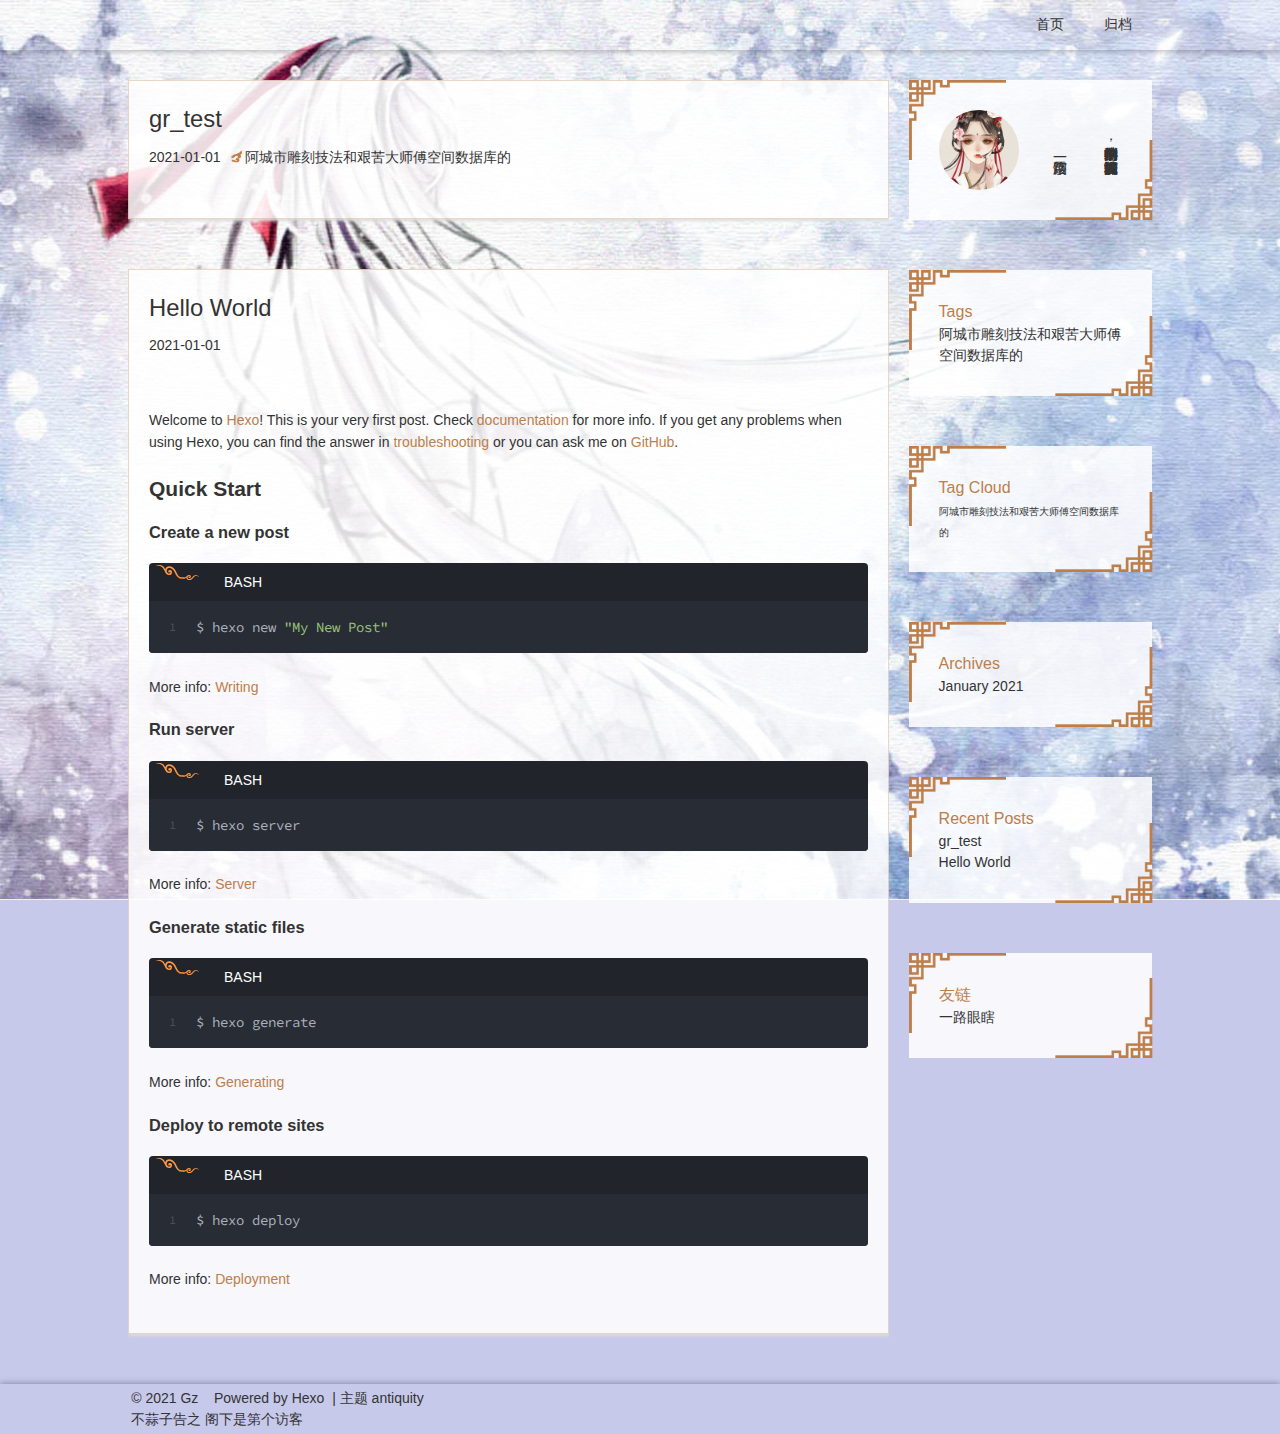
<file: index.html>
<!DOCTYPE html>
<html>
<head>
  <meta charset="utf-8">
  

  
  <title>郭子的博客</title>
  <meta name="viewport" content="width=device-width, initial-scale=1, maximum-scale=1">
  
  
  
  <meta name="description" content="网站描述">
<meta property="og:type" content="website">
<meta property="og:title" content="郭子的博客">
<meta property="og:url" content="http://example.com/index.html">
<meta property="og:site_name" content="郭子的博客">
<meta property="og:description" content="网站描述">
<meta property="og:locale">
<meta property="article:author" content="Gz">
<meta name="twitter:card" content="summary">
  
    <link rel="alternate" href="/atom.xml" title="郭子的博客" type="application/atom+xml">
  
  
    <link rel="icon" href="/images/default-avatar.jpg">
  
  
    <link href="//fonts.googleapis.com/css?family=Source+Code+Pro" rel="stylesheet" type="text/css">
  
  
<link rel="stylesheet" href="/css/style.css">

  
<link rel="stylesheet" href="/css/highlight.css">

<meta name="generator" content="Hexo 5.3.0"></head>

<body>
  <div id="fullpage" class="mobile-nav-right">
    
      <div id="wrapper" title="图片来自网络">
    
    
      <header id="header">
  <div id="nav-toggle" class="nav-toggle"></div>
  <div class="head-box global-width">
    <nav class="nav-box nav-right">
      
        <a class="nav-item" href="/" title
        
        >首页</a>
      
        <a class="nav-item" href="/archives" title
        
        >归档</a>
      
    </nav>
  </div>
</header>
      <div id="middlecontent" title class="global-width sidebar-right">
        <section id="main">
  
    <article id="post-gr-test" class="article global-container article-type-post" itemscope itemprop="blogPost">
  
    <header class="article-header">
      
  
    <h1 itemprop="name">
      <a class="article-title" href="/2021/01/01/gr-test/">gr_test</a>
    </h1>
  

    </header>
  
  <div class="article-meta">
    <a href="/2021/01/01/gr-test/" class="article-date">
  <time datetime="2021-01-01T07:28:11.000Z" itemprop="datePublished">2021-01-01</time>
</a>
    
    
  <ul class="article-tag-list" itemprop="keywords"><li class="article-tag-list-item"><a class="article-tag-list-link" href="/tags/%E9%98%BF%E5%9F%8E%E5%B8%82%E9%9B%95%E5%88%BB%E6%8A%80%E6%B3%95%E5%92%8C%E8%89%B0%E8%8B%A6%E5%A4%A7%E5%B8%88%E5%82%85%E7%A9%BA%E9%97%B4%E6%95%B0%E6%8D%AE%E5%BA%93%E7%9A%84/" rel="tag">阿城市雕刻技法和艰苦大师傅空间数据库的</a></li></ul>

  </div>
  

  <div class="article-inner">
    
    <div class="article-content article-content-cloud" itemprop="articleBody">
      
        
      
    </div>
    
  </div>
  
  
</article>

  
    <article id="post-hello-world" class="article global-container article-type-post" itemscope itemprop="blogPost">
  
    <header class="article-header">
      
  
    <h1 itemprop="name">
      <a class="article-title" href="/2021/01/01/hello-world/">Hello World</a>
    </h1>
  

    </header>
  
  <div class="article-meta">
    <a href="/2021/01/01/hello-world/" class="article-date">
  <time datetime="2021-01-01T07:05:16.822Z" itemprop="datePublished">2021-01-01</time>
</a>
    
    
  </div>
  

  <div class="article-inner">
    
    <div class="article-content article-content-cloud" itemprop="articleBody">
      
        <p>Welcome to <a target="_blank" rel="noopener" href="https://hexo.io/">Hexo</a>! This is your very first post. Check <a target="_blank" rel="noopener" href="https://hexo.io/docs/">documentation</a> for more info. If you get any problems when using Hexo, you can find the answer in <a target="_blank" rel="noopener" href="https://hexo.io/docs/troubleshooting.html">troubleshooting</a> or you can ask me on <a target="_blank" rel="noopener" href="https://github.com/hexojs/hexo/issues">GitHub</a>.</p>
<h2 id="Quick-Start"><a href="#Quick-Start" class="headerlink" title="Quick Start"></a>Quick Start</h2><h3 id="Create-a-new-post"><a href="#Create-a-new-post" class="headerlink" title="Create a new post"></a>Create a new post</h3><div class="highlight-box"autocomplete="off" autocorrect="off" autocapitalize="off" spellcheck="false" contenteditable="true"data-rel="BASH"><figure class="iseeu highlight /bash"><table><tr><td class="gutter"><pre><span class="line">1</span><br></pre></td><td class="code"><pre><span class="line">$ hexo new <span class="string">&quot;My New Post&quot;</span></span><br></pre></td></tr></table></figure></div>
<p>More info: <a target="_blank" rel="noopener" href="https://hexo.io/docs/writing.html">Writing</a></p>
<h3 id="Run-server"><a href="#Run-server" class="headerlink" title="Run server"></a>Run server</h3><div class="highlight-box"autocomplete="off" autocorrect="off" autocapitalize="off" spellcheck="false" contenteditable="true"data-rel="BASH"><figure class="iseeu highlight /bash"><table><tr><td class="gutter"><pre><span class="line">1</span><br></pre></td><td class="code"><pre><span class="line">$ hexo server</span><br></pre></td></tr></table></figure></div>
<p>More info: <a target="_blank" rel="noopener" href="https://hexo.io/docs/server.html">Server</a></p>
<h3 id="Generate-static-files"><a href="#Generate-static-files" class="headerlink" title="Generate static files"></a>Generate static files</h3><div class="highlight-box"autocomplete="off" autocorrect="off" autocapitalize="off" spellcheck="false" contenteditable="true"data-rel="BASH"><figure class="iseeu highlight /bash"><table><tr><td class="gutter"><pre><span class="line">1</span><br></pre></td><td class="code"><pre><span class="line">$ hexo generate</span><br></pre></td></tr></table></figure></div>
<p>More info: <a target="_blank" rel="noopener" href="https://hexo.io/docs/generating.html">Generating</a></p>
<h3 id="Deploy-to-remote-sites"><a href="#Deploy-to-remote-sites" class="headerlink" title="Deploy to remote sites"></a>Deploy to remote sites</h3><div class="highlight-box"autocomplete="off" autocorrect="off" autocapitalize="off" spellcheck="false" contenteditable="true"data-rel="BASH"><figure class="iseeu highlight /bash"><table><tr><td class="gutter"><pre><span class="line">1</span><br></pre></td><td class="code"><pre><span class="line">$ hexo deploy</span><br></pre></td></tr></table></figure></div>
<p>More info: <a target="_blank" rel="noopener" href="https://hexo.io/docs/one-command-deployment.html">Deployment</a></p>

      
    </div>
    
  </div>
  
  
</article>

  



</section>
        <aside id="sidebar">
  
    <div class="widget-box">
  <div class="avatar-box">
    <img class="avatar" src="/images/default-avatar.jpg" title="图片来自网络"></img>
    <h3 class="avatar-name">
      
        一路烟霞
      
    </h3>
    <p class="avatar-slogan">
      特别耐撕的小前端，资深的打酱油攻城狮。
    </p>
  </div>
</div>


  
    

  
    
  <div class="widget-box">
    <h3 class="widget-title">Tags</h3>
    <div class="widget">
      <ul class="tag-list" itemprop="keywords"><li class="tag-list-item"><a class="tag-list-link" href="/tags/%E9%98%BF%E5%9F%8E%E5%B8%82%E9%9B%95%E5%88%BB%E6%8A%80%E6%B3%95%E5%92%8C%E8%89%B0%E8%8B%A6%E5%A4%A7%E5%B8%88%E5%82%85%E7%A9%BA%E9%97%B4%E6%95%B0%E6%8D%AE%E5%BA%93%E7%9A%84/" rel="tag">阿城市雕刻技法和艰苦大师傅空间数据库的</a></li></ul>
    </div>
  </div>


  
    
  <div class="widget-box">
    <h3 class="widget-title">Tag Cloud</h3>
    <div class="widget tagcloud">
      <a href="/tags/%E9%98%BF%E5%9F%8E%E5%B8%82%E9%9B%95%E5%88%BB%E6%8A%80%E6%B3%95%E5%92%8C%E8%89%B0%E8%8B%A6%E5%A4%A7%E5%B8%88%E5%82%85%E7%A9%BA%E9%97%B4%E6%95%B0%E6%8D%AE%E5%BA%93%E7%9A%84/" style="font-size: 10px;">阿城市雕刻技法和艰苦大师傅空间数据库的</a>
    </div>
  </div>

  
    
  <div class="widget-box">
    <h3 class="widget-title">Archives</h3>
    <div class="widget">
      <ul class="archive-list"><li class="archive-list-item"><a class="archive-list-link" href="/archives/2021/01/">January 2021</a></li></ul>
    </div>
  </div>

  
    
  <div class="widget-box">
    <h3 class="widget-title">Recent Posts</h3>
    <div class="widget">
      <ul>
        
          <li>
            <a href="/2021/01/01/gr-test/">gr_test</a>
          </li>
        
          <li>
            <a href="/2021/01/01/hello-world/">Hello World</a>
          </li>
        
      </ul>
    </div>
  </div>

  
      <div class="widget-box">
    <h3 class="widget-title">友链</h3>
    <div class="widget">
      
        <a style="display: block;" href="https://yiluyanxia.github.io/" title target='_blank'
        >一路眼瞎</a>
      
    </div>
  </div>

  
</aside>
      </div>
      <footer id="footer">
  <div class="foot-box global-width">
    &copy; 2021 Gz &nbsp;&nbsp;
    Powered by <a href="http://hexo.io/" target="_blank">Hexo</a>
    &nbsp;|&nbsp;主题 <a target="_blank" rel="noopener" href="https://github.com/yiluyanxia/hexo-theme-antiquity">antiquity</a>
    <br>
    <script async src="//busuanzi.ibruce.info/busuanzi/2.3/busuanzi.pure.mini.js"></script>
    <span id="busuanzi_container_site_pv">不蒜子告之   阁下是第<span id="busuanzi_value_site_pv"></span>个访客</span>
  </div>
</footer>
      <script src="https://code.jquery.com/jquery-2.0.3.min.js"></script>
<script>
if (!window.jQuery) {
var script = document.createElement('script');
script.src = "/js/jquery-2.0.3.min.js";
document.body.write(script);
}
</script>

  
<link rel="stylesheet" href="/fancybox/jquery.fancybox.css">

  
<script src="/fancybox/jquery.fancybox.pack.js"></script>




<script src="/js/script.js"></script>




    </div>
    <nav id="mobile-nav" class="mobile-nav-box">
  <div class="mobile-nav-img mobile-nav-top"></div>
  
    <a href="/" class="mobile-nav-link">首页</a>
  
    <a href="/archives" class="mobile-nav-link">归档</a>
  
  <div class="mobile-nav-img  mobile-nav-bottom"></div>
</nav>    
  </div>
</body>
</html>
</file>
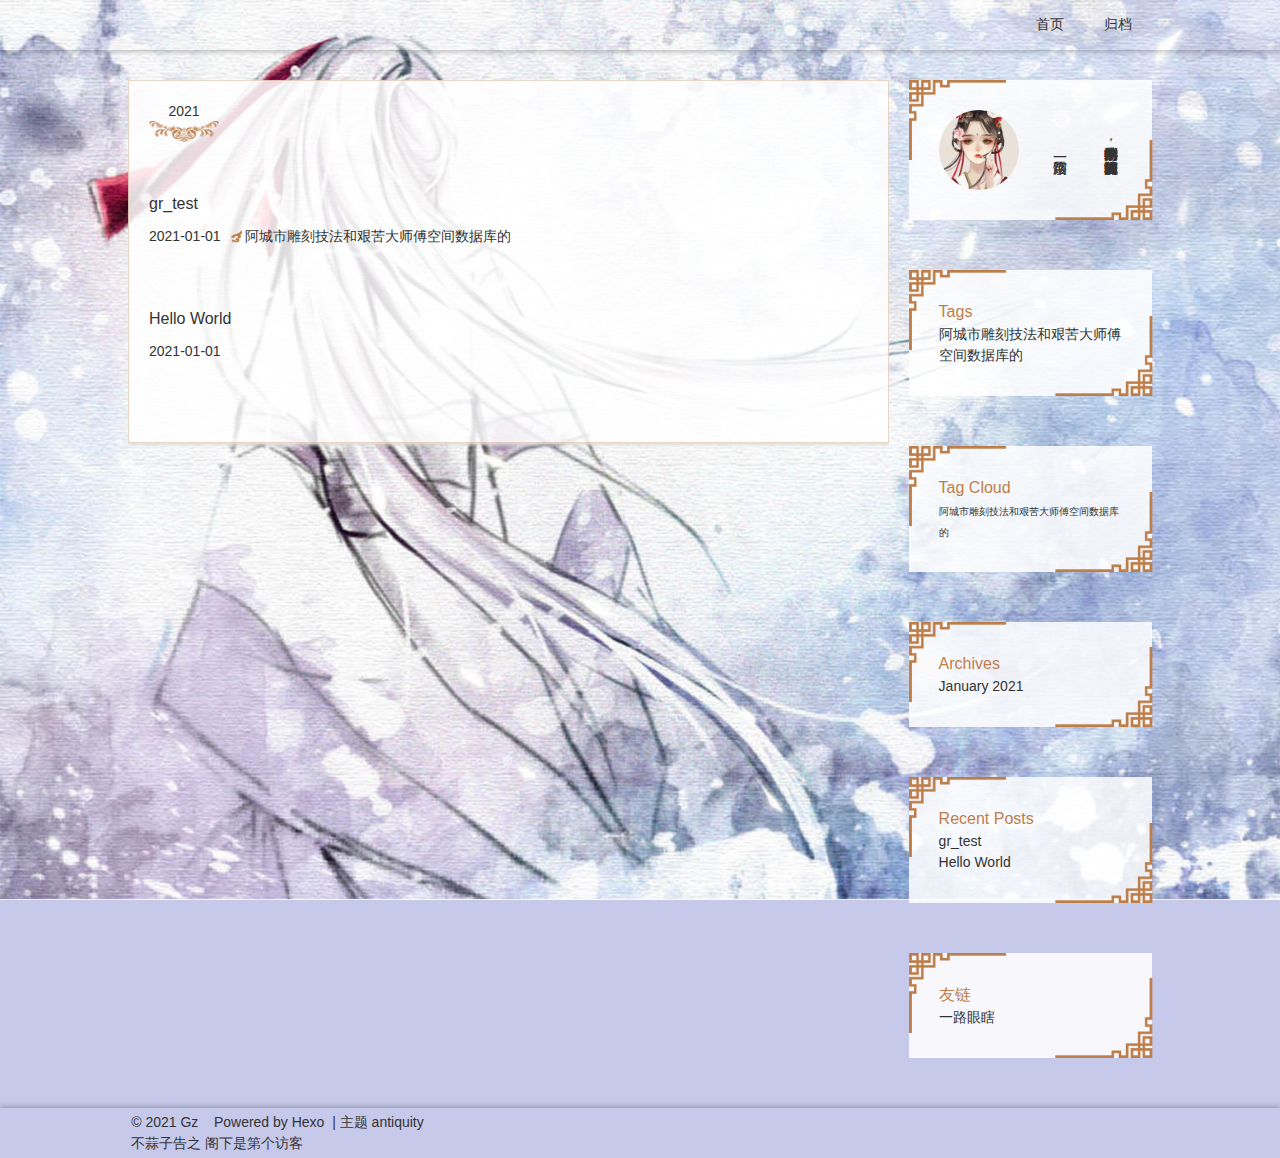
<file: archives/index.html>
<!DOCTYPE html>
<html>
<head>
  <meta charset="utf-8">
  

  
  <title>Archives | 郭子的博客</title>
  <meta name="viewport" content="width=device-width, initial-scale=1, maximum-scale=1">
  
  
  
  <meta name="description" content="网站描述">
<meta property="og:type" content="website">
<meta property="og:title" content="郭子的博客">
<meta property="og:url" content="http://example.com/archives/index.html">
<meta property="og:site_name" content="郭子的博客">
<meta property="og:description" content="网站描述">
<meta property="og:locale">
<meta property="article:author" content="Gz">
<meta name="twitter:card" content="summary">
  
    <link rel="alternate" href="/atom.xml" title="郭子的博客" type="application/atom+xml">
  
  
    <link rel="icon" href="/images/default-avatar.jpg">
  
  
    <link href="//fonts.googleapis.com/css?family=Source+Code+Pro" rel="stylesheet" type="text/css">
  
  
<link rel="stylesheet" href="/css/style.css">

  
<link rel="stylesheet" href="/css/highlight.css">

<meta name="generator" content="Hexo 5.3.0"></head>

<body>
  <div id="fullpage" class="mobile-nav-right">
    
      <div id="wrapper" title="图片来自网络">
    
    
      <header id="header">
  <div id="nav-toggle" class="nav-toggle"></div>
  <div class="head-box global-width">
    <nav class="nav-box nav-right">
      
        <a class="nav-item" href="/" title
        
        >首页</a>
      
        <a class="nav-item" href="/archives" title
        
        >归档</a>
      
    </nav>
  </div>
</header>
      <div id="middlecontent" title class="global-width sidebar-right">
        <section id="main">
  
  
    
    
      
      
      <section class="global-container archives-wrap">
        <div class="archive-year-wrap">
          <a href="/archives/2021" class="archive-year">2021</a>
        </div>
        <div class="archives">
    
    <article class="archive-article archive-type-post">
  <div class="archive-article-inner">
    <header class="archive-article-header">
      
  
    <h1 itemprop="name">
      <a class="archive-article-title" href="/2021/01/01/gr-test/">gr_test</a>
    </h1>
  
      
    </header>
    <div class="article-meta archive-article-meta">
      <a href="/2021/01/01/gr-test/" class="article-date">
  <time datetime="2021-01-01T07:28:11.000Z" itemprop="datePublished">2021-01-01</time>
</a>
      
      
  <ul class="article-tag-list" itemprop="keywords"><li class="article-tag-list-item"><a class="article-tag-list-link" href="/tags/%E9%98%BF%E5%9F%8E%E5%B8%82%E9%9B%95%E5%88%BB%E6%8A%80%E6%B3%95%E5%92%8C%E8%89%B0%E8%8B%A6%E5%A4%A7%E5%B8%88%E5%82%85%E7%A9%BA%E9%97%B4%E6%95%B0%E6%8D%AE%E5%BA%93%E7%9A%84/" rel="tag">阿城市雕刻技法和艰苦大师傅空间数据库的</a></li></ul>

    </div>
  </div>
</article>
  
    
    
    <article class="archive-article archive-type-post">
  <div class="archive-article-inner">
    <header class="archive-article-header">
      
  
    <h1 itemprop="name">
      <a class="archive-article-title" href="/2021/01/01/hello-world/">Hello World</a>
    </h1>
  
      
    </header>
    <div class="article-meta archive-article-meta">
      <a href="/2021/01/01/hello-world/" class="article-date">
  <time datetime="2021-01-01T07:05:16.822Z" itemprop="datePublished">2021-01-01</time>
</a>
      
      
    </div>
  </div>
</article>
  
  
    </div></section>
  


</section>
        <aside id="sidebar">
  
    <div class="widget-box">
  <div class="avatar-box">
    <img class="avatar" src="/images/default-avatar.jpg" title="图片来自网络"></img>
    <h3 class="avatar-name">
      
        一路烟霞
      
    </h3>
    <p class="avatar-slogan">
      特别耐撕的小前端，资深的打酱油攻城狮。
    </p>
  </div>
</div>


  
    

  
    
  <div class="widget-box">
    <h3 class="widget-title">Tags</h3>
    <div class="widget">
      <ul class="tag-list" itemprop="keywords"><li class="tag-list-item"><a class="tag-list-link" href="/tags/%E9%98%BF%E5%9F%8E%E5%B8%82%E9%9B%95%E5%88%BB%E6%8A%80%E6%B3%95%E5%92%8C%E8%89%B0%E8%8B%A6%E5%A4%A7%E5%B8%88%E5%82%85%E7%A9%BA%E9%97%B4%E6%95%B0%E6%8D%AE%E5%BA%93%E7%9A%84/" rel="tag">阿城市雕刻技法和艰苦大师傅空间数据库的</a></li></ul>
    </div>
  </div>


  
    
  <div class="widget-box">
    <h3 class="widget-title">Tag Cloud</h3>
    <div class="widget tagcloud">
      <a href="/tags/%E9%98%BF%E5%9F%8E%E5%B8%82%E9%9B%95%E5%88%BB%E6%8A%80%E6%B3%95%E5%92%8C%E8%89%B0%E8%8B%A6%E5%A4%A7%E5%B8%88%E5%82%85%E7%A9%BA%E9%97%B4%E6%95%B0%E6%8D%AE%E5%BA%93%E7%9A%84/" style="font-size: 10px;">阿城市雕刻技法和艰苦大师傅空间数据库的</a>
    </div>
  </div>

  
    
  <div class="widget-box">
    <h3 class="widget-title">Archives</h3>
    <div class="widget">
      <ul class="archive-list"><li class="archive-list-item"><a class="archive-list-link" href="/archives/2021/01/">January 2021</a></li></ul>
    </div>
  </div>

  
    
  <div class="widget-box">
    <h3 class="widget-title">Recent Posts</h3>
    <div class="widget">
      <ul>
        
          <li>
            <a href="/2021/01/01/gr-test/">gr_test</a>
          </li>
        
          <li>
            <a href="/2021/01/01/hello-world/">Hello World</a>
          </li>
        
      </ul>
    </div>
  </div>

  
      <div class="widget-box">
    <h3 class="widget-title">友链</h3>
    <div class="widget">
      
        <a style="display: block;" href="https://yiluyanxia.github.io/" title target='_blank'
        >一路眼瞎</a>
      
    </div>
  </div>

  
</aside>
      </div>
      <footer id="footer">
  <div class="foot-box global-width">
    &copy; 2021 Gz &nbsp;&nbsp;
    Powered by <a href="http://hexo.io/" target="_blank">Hexo</a>
    &nbsp;|&nbsp;主题 <a target="_blank" rel="noopener" href="https://github.com/yiluyanxia/hexo-theme-antiquity">antiquity</a>
    <br>
    <script async src="//busuanzi.ibruce.info/busuanzi/2.3/busuanzi.pure.mini.js"></script>
    <span id="busuanzi_container_site_pv">不蒜子告之   阁下是第<span id="busuanzi_value_site_pv"></span>个访客</span>
  </div>
</footer>
      <script src="https://code.jquery.com/jquery-2.0.3.min.js"></script>
<script>
if (!window.jQuery) {
var script = document.createElement('script');
script.src = "/js/jquery-2.0.3.min.js";
document.body.write(script);
}
</script>

  
<link rel="stylesheet" href="/fancybox/jquery.fancybox.css">

  
<script src="/fancybox/jquery.fancybox.pack.js"></script>




<script src="/js/script.js"></script>




    </div>
    <nav id="mobile-nav" class="mobile-nav-box">
  <div class="mobile-nav-img mobile-nav-top"></div>
  
    <a href="/" class="mobile-nav-link">首页</a>
  
    <a href="/archives" class="mobile-nav-link">归档</a>
  
  <div class="mobile-nav-img  mobile-nav-bottom"></div>
</nav>    
  </div>
</body>
</html>
</file>
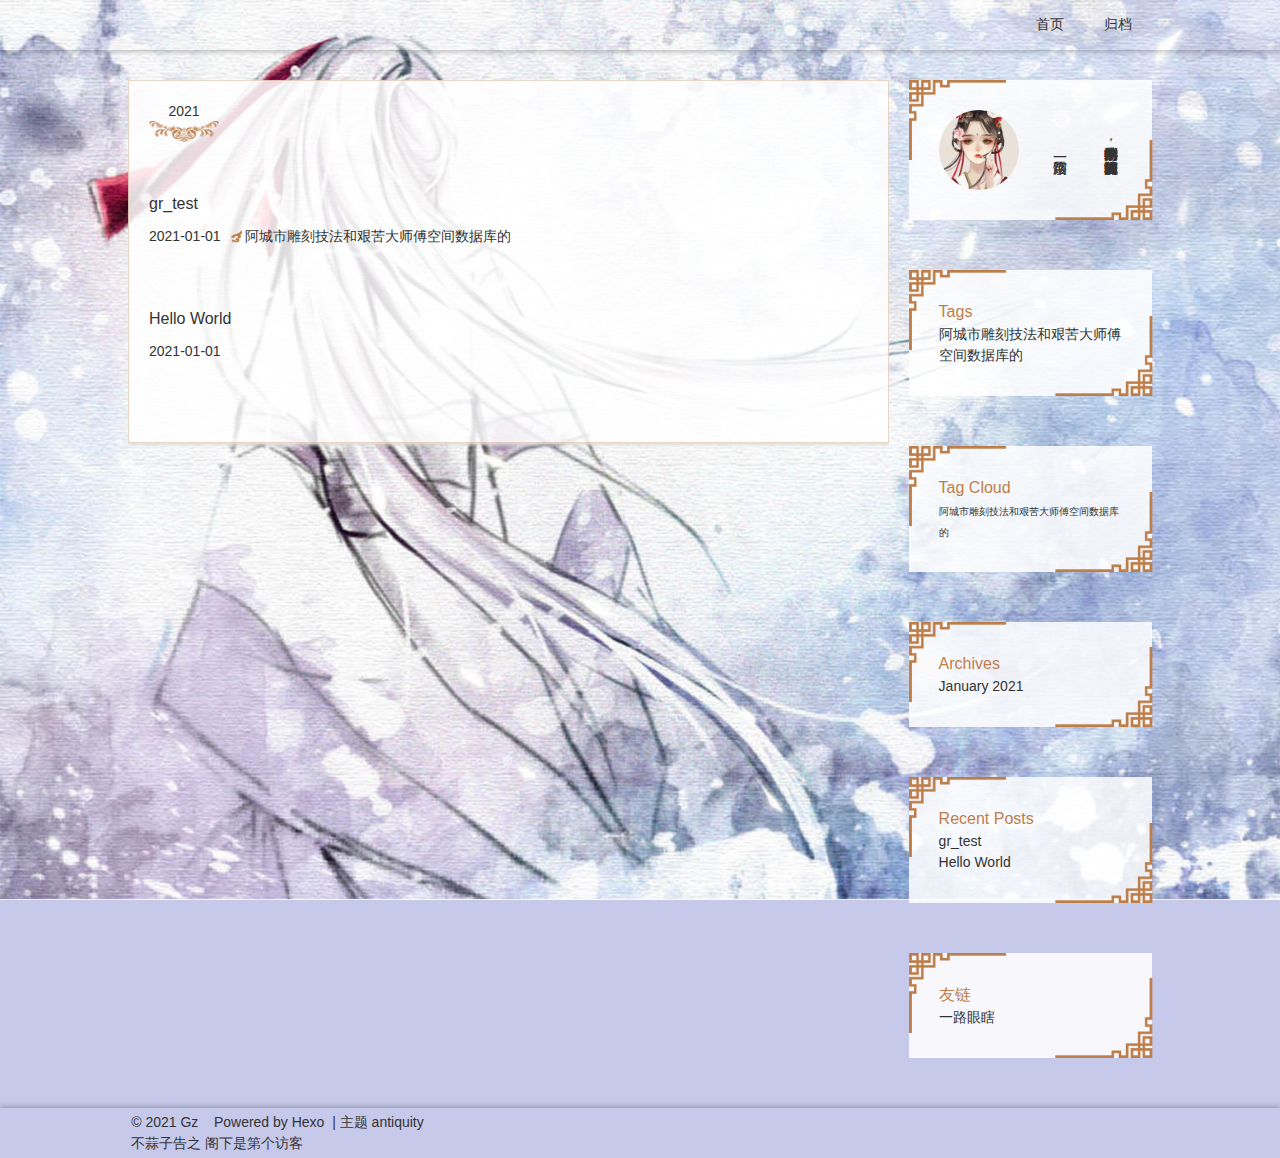
<file: archives/2021/index.html>
<!DOCTYPE html>
<html>
<head>
  <meta charset="utf-8">
  

  
  <title>Archives: 2021 | 郭子的博客</title>
  <meta name="viewport" content="width=device-width, initial-scale=1, maximum-scale=1">
  
  
  
  <meta name="description" content="网站描述">
<meta property="og:type" content="website">
<meta property="og:title" content="郭子的博客">
<meta property="og:url" content="http://example.com/archives/2021/index.html">
<meta property="og:site_name" content="郭子的博客">
<meta property="og:description" content="网站描述">
<meta property="og:locale">
<meta property="article:author" content="Gz">
<meta name="twitter:card" content="summary">
  
    <link rel="alternate" href="/atom.xml" title="郭子的博客" type="application/atom+xml">
  
  
    <link rel="icon" href="/images/default-avatar.jpg">
  
  
    <link href="//fonts.googleapis.com/css?family=Source+Code+Pro" rel="stylesheet" type="text/css">
  
  
<link rel="stylesheet" href="/css/style.css">

  
<link rel="stylesheet" href="/css/highlight.css">

<meta name="generator" content="Hexo 5.3.0"></head>

<body>
  <div id="fullpage" class="mobile-nav-right">
    
      <div id="wrapper" title="图片来自网络">
    
    
      <header id="header">
  <div id="nav-toggle" class="nav-toggle"></div>
  <div class="head-box global-width">
    <nav class="nav-box nav-right">
      
        <a class="nav-item" href="/" title
        
        >首页</a>
      
        <a class="nav-item" href="/archives" title
        
        >归档</a>
      
    </nav>
  </div>
</header>
      <div id="middlecontent" title class="global-width sidebar-right">
        <section id="main">
  
  
    
    
      
      
      <section class="global-container archives-wrap">
        <div class="archive-year-wrap">
          <a href="/archives/2021" class="archive-year">2021</a>
        </div>
        <div class="archives">
    
    <article class="archive-article archive-type-post">
  <div class="archive-article-inner">
    <header class="archive-article-header">
      
  
    <h1 itemprop="name">
      <a class="archive-article-title" href="/2021/01/01/gr-test/">gr_test</a>
    </h1>
  
      
    </header>
    <div class="article-meta archive-article-meta">
      <a href="/2021/01/01/gr-test/" class="article-date">
  <time datetime="2021-01-01T07:28:11.000Z" itemprop="datePublished">2021-01-01</time>
</a>
      
      
  <ul class="article-tag-list" itemprop="keywords"><li class="article-tag-list-item"><a class="article-tag-list-link" href="/tags/%E9%98%BF%E5%9F%8E%E5%B8%82%E9%9B%95%E5%88%BB%E6%8A%80%E6%B3%95%E5%92%8C%E8%89%B0%E8%8B%A6%E5%A4%A7%E5%B8%88%E5%82%85%E7%A9%BA%E9%97%B4%E6%95%B0%E6%8D%AE%E5%BA%93%E7%9A%84/" rel="tag">阿城市雕刻技法和艰苦大师傅空间数据库的</a></li></ul>

    </div>
  </div>
</article>
  
    
    
    <article class="archive-article archive-type-post">
  <div class="archive-article-inner">
    <header class="archive-article-header">
      
  
    <h1 itemprop="name">
      <a class="archive-article-title" href="/2021/01/01/hello-world/">Hello World</a>
    </h1>
  
      
    </header>
    <div class="article-meta archive-article-meta">
      <a href="/2021/01/01/hello-world/" class="article-date">
  <time datetime="2021-01-01T07:05:16.822Z" itemprop="datePublished">2021-01-01</time>
</a>
      
      
    </div>
  </div>
</article>
  
  
    </div></section>
  


</section>
        <aside id="sidebar">
  
    <div class="widget-box">
  <div class="avatar-box">
    <img class="avatar" src="/images/default-avatar.jpg" title="图片来自网络"></img>
    <h3 class="avatar-name">
      
        一路烟霞
      
    </h3>
    <p class="avatar-slogan">
      特别耐撕的小前端，资深的打酱油攻城狮。
    </p>
  </div>
</div>


  
    

  
    
  <div class="widget-box">
    <h3 class="widget-title">Tags</h3>
    <div class="widget">
      <ul class="tag-list" itemprop="keywords"><li class="tag-list-item"><a class="tag-list-link" href="/tags/%E9%98%BF%E5%9F%8E%E5%B8%82%E9%9B%95%E5%88%BB%E6%8A%80%E6%B3%95%E5%92%8C%E8%89%B0%E8%8B%A6%E5%A4%A7%E5%B8%88%E5%82%85%E7%A9%BA%E9%97%B4%E6%95%B0%E6%8D%AE%E5%BA%93%E7%9A%84/" rel="tag">阿城市雕刻技法和艰苦大师傅空间数据库的</a></li></ul>
    </div>
  </div>


  
    
  <div class="widget-box">
    <h3 class="widget-title">Tag Cloud</h3>
    <div class="widget tagcloud">
      <a href="/tags/%E9%98%BF%E5%9F%8E%E5%B8%82%E9%9B%95%E5%88%BB%E6%8A%80%E6%B3%95%E5%92%8C%E8%89%B0%E8%8B%A6%E5%A4%A7%E5%B8%88%E5%82%85%E7%A9%BA%E9%97%B4%E6%95%B0%E6%8D%AE%E5%BA%93%E7%9A%84/" style="font-size: 10px;">阿城市雕刻技法和艰苦大师傅空间数据库的</a>
    </div>
  </div>

  
    
  <div class="widget-box">
    <h3 class="widget-title">Archives</h3>
    <div class="widget">
      <ul class="archive-list"><li class="archive-list-item"><a class="archive-list-link" href="/archives/2021/01/">January 2021</a></li></ul>
    </div>
  </div>

  
    
  <div class="widget-box">
    <h3 class="widget-title">Recent Posts</h3>
    <div class="widget">
      <ul>
        
          <li>
            <a href="/2021/01/01/gr-test/">gr_test</a>
          </li>
        
          <li>
            <a href="/2021/01/01/hello-world/">Hello World</a>
          </li>
        
      </ul>
    </div>
  </div>

  
      <div class="widget-box">
    <h3 class="widget-title">友链</h3>
    <div class="widget">
      
        <a style="display: block;" href="https://yiluyanxia.github.io/" title target='_blank'
        >一路眼瞎</a>
      
    </div>
  </div>

  
</aside>
      </div>
      <footer id="footer">
  <div class="foot-box global-width">
    &copy; 2021 Gz &nbsp;&nbsp;
    Powered by <a href="http://hexo.io/" target="_blank">Hexo</a>
    &nbsp;|&nbsp;主题 <a target="_blank" rel="noopener" href="https://github.com/yiluyanxia/hexo-theme-antiquity">antiquity</a>
    <br>
    <script async src="//busuanzi.ibruce.info/busuanzi/2.3/busuanzi.pure.mini.js"></script>
    <span id="busuanzi_container_site_pv">不蒜子告之   阁下是第<span id="busuanzi_value_site_pv"></span>个访客</span>
  </div>
</footer>
      <script src="https://code.jquery.com/jquery-2.0.3.min.js"></script>
<script>
if (!window.jQuery) {
var script = document.createElement('script');
script.src = "/js/jquery-2.0.3.min.js";
document.body.write(script);
}
</script>

  
<link rel="stylesheet" href="/fancybox/jquery.fancybox.css">

  
<script src="/fancybox/jquery.fancybox.pack.js"></script>




<script src="/js/script.js"></script>




    </div>
    <nav id="mobile-nav" class="mobile-nav-box">
  <div class="mobile-nav-img mobile-nav-top"></div>
  
    <a href="/" class="mobile-nav-link">首页</a>
  
    <a href="/archives" class="mobile-nav-link">归档</a>
  
  <div class="mobile-nav-img  mobile-nav-bottom"></div>
</nav>    
  </div>
</body>
</html>
</file>
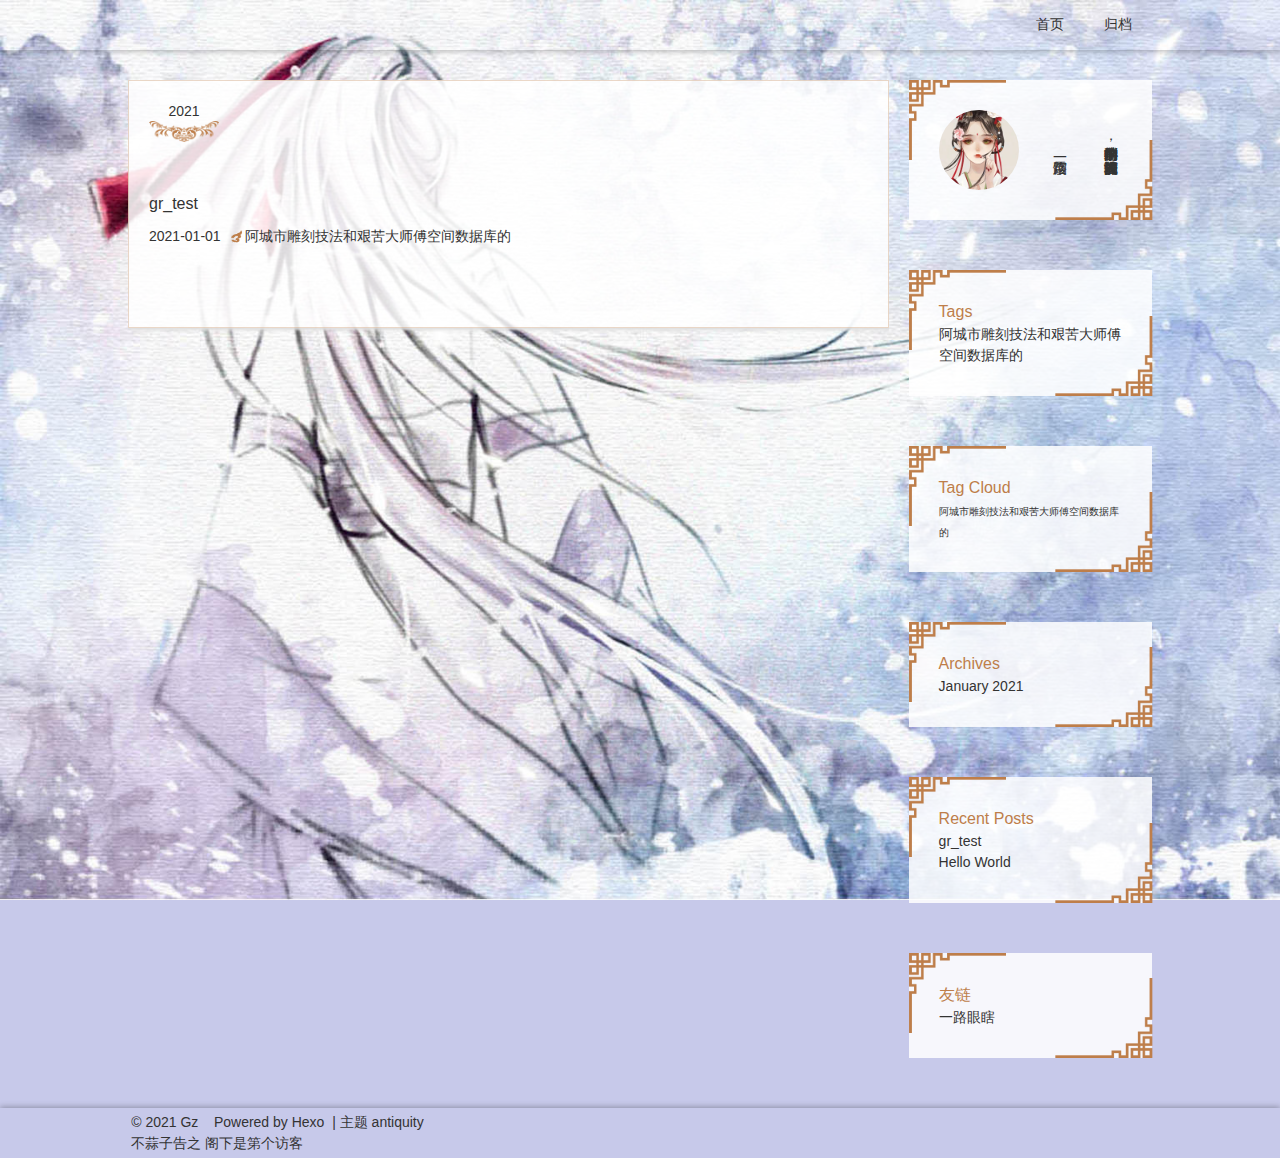
<file: tags/阿城市雕刻技法和艰苦大师傅空间数据库的/index.html>
<!DOCTYPE html>
<html>
<head>
  <meta charset="utf-8">
  

  
  <title>Tag: 阿城市雕刻技法和艰苦大师傅空间数据库的 | 郭子的博客</title>
  <meta name="viewport" content="width=device-width, initial-scale=1, maximum-scale=1">
  
  
  
  <meta name="description" content="网站描述">
<meta property="og:type" content="website">
<meta property="og:title" content="郭子的博客">
<meta property="og:url" content="http://example.com/tags/%E9%98%BF%E5%9F%8E%E5%B8%82%E9%9B%95%E5%88%BB%E6%8A%80%E6%B3%95%E5%92%8C%E8%89%B0%E8%8B%A6%E5%A4%A7%E5%B8%88%E5%82%85%E7%A9%BA%E9%97%B4%E6%95%B0%E6%8D%AE%E5%BA%93%E7%9A%84/index.html">
<meta property="og:site_name" content="郭子的博客">
<meta property="og:description" content="网站描述">
<meta property="og:locale">
<meta property="article:author" content="Gz">
<meta name="twitter:card" content="summary">
  
    <link rel="alternate" href="/atom.xml" title="郭子的博客" type="application/atom+xml">
  
  
    <link rel="icon" href="/images/default-avatar.jpg">
  
  
    <link href="//fonts.googleapis.com/css?family=Source+Code+Pro" rel="stylesheet" type="text/css">
  
  
<link rel="stylesheet" href="/css/style.css">

  
<link rel="stylesheet" href="/css/highlight.css">

<meta name="generator" content="Hexo 5.3.0"></head>

<body>
  <div id="fullpage" class="mobile-nav-right">
    
      <div id="wrapper" title="图片来自网络">
    
    
      <header id="header">
  <div id="nav-toggle" class="nav-toggle"></div>
  <div class="head-box global-width">
    <nav class="nav-box nav-right">
      
        <a class="nav-item" href="/" title
        
        >首页</a>
      
        <a class="nav-item" href="/archives" title
        
        >归档</a>
      
    </nav>
  </div>
</header>
      <div id="middlecontent" title class="global-width sidebar-right">
        <section id="main">
  
  
    
    
      
      
      <section class="global-container archives-wrap">
        <div class="archive-year-wrap">
          <a href="/archives/2021" class="archive-year">2021</a>
        </div>
        <div class="archives">
    
    <article class="archive-article archive-type-post">
  <div class="archive-article-inner">
    <header class="archive-article-header">
      
  
    <h1 itemprop="name">
      <a class="archive-article-title" href="/2021/01/01/gr-test/">gr_test</a>
    </h1>
  
      
    </header>
    <div class="article-meta archive-article-meta">
      <a href="/2021/01/01/gr-test/" class="article-date">
  <time datetime="2021-01-01T07:28:11.000Z" itemprop="datePublished">2021-01-01</time>
</a>
      
      
  <ul class="article-tag-list" itemprop="keywords"><li class="article-tag-list-item"><a class="article-tag-list-link" href="/tags/%E9%98%BF%E5%9F%8E%E5%B8%82%E9%9B%95%E5%88%BB%E6%8A%80%E6%B3%95%E5%92%8C%E8%89%B0%E8%8B%A6%E5%A4%A7%E5%B8%88%E5%82%85%E7%A9%BA%E9%97%B4%E6%95%B0%E6%8D%AE%E5%BA%93%E7%9A%84/" rel="tag">阿城市雕刻技法和艰苦大师傅空间数据库的</a></li></ul>

    </div>
  </div>
</article>
  
  
    </div></section>
  


</section>
        <aside id="sidebar">
  
    <div class="widget-box">
  <div class="avatar-box">
    <img class="avatar" src="/images/default-avatar.jpg" title="图片来自网络"></img>
    <h3 class="avatar-name">
      
        一路烟霞
      
    </h3>
    <p class="avatar-slogan">
      特别耐撕的小前端，资深的打酱油攻城狮。
    </p>
  </div>
</div>


  
    

  
    
  <div class="widget-box">
    <h3 class="widget-title">Tags</h3>
    <div class="widget">
      <ul class="tag-list" itemprop="keywords"><li class="tag-list-item"><a class="tag-list-link" href="/tags/%E9%98%BF%E5%9F%8E%E5%B8%82%E9%9B%95%E5%88%BB%E6%8A%80%E6%B3%95%E5%92%8C%E8%89%B0%E8%8B%A6%E5%A4%A7%E5%B8%88%E5%82%85%E7%A9%BA%E9%97%B4%E6%95%B0%E6%8D%AE%E5%BA%93%E7%9A%84/" rel="tag">阿城市雕刻技法和艰苦大师傅空间数据库的</a></li></ul>
    </div>
  </div>


  
    
  <div class="widget-box">
    <h3 class="widget-title">Tag Cloud</h3>
    <div class="widget tagcloud">
      <a href="/tags/%E9%98%BF%E5%9F%8E%E5%B8%82%E9%9B%95%E5%88%BB%E6%8A%80%E6%B3%95%E5%92%8C%E8%89%B0%E8%8B%A6%E5%A4%A7%E5%B8%88%E5%82%85%E7%A9%BA%E9%97%B4%E6%95%B0%E6%8D%AE%E5%BA%93%E7%9A%84/" style="font-size: 10px;">阿城市雕刻技法和艰苦大师傅空间数据库的</a>
    </div>
  </div>

  
    
  <div class="widget-box">
    <h3 class="widget-title">Archives</h3>
    <div class="widget">
      <ul class="archive-list"><li class="archive-list-item"><a class="archive-list-link" href="/archives/2021/01/">January 2021</a></li></ul>
    </div>
  </div>

  
    
  <div class="widget-box">
    <h3 class="widget-title">Recent Posts</h3>
    <div class="widget">
      <ul>
        
          <li>
            <a href="/2021/01/01/gr-test/">gr_test</a>
          </li>
        
          <li>
            <a href="/2021/01/01/hello-world/">Hello World</a>
          </li>
        
      </ul>
    </div>
  </div>

  
      <div class="widget-box">
    <h3 class="widget-title">友链</h3>
    <div class="widget">
      
        <a style="display: block;" href="https://yiluyanxia.github.io/" title target='_blank'
        >一路眼瞎</a>
      
    </div>
  </div>

  
</aside>
      </div>
      <footer id="footer">
  <div class="foot-box global-width">
    &copy; 2021 Gz &nbsp;&nbsp;
    Powered by <a href="http://hexo.io/" target="_blank">Hexo</a>
    &nbsp;|&nbsp;主题 <a target="_blank" rel="noopener" href="https://github.com/yiluyanxia/hexo-theme-antiquity">antiquity</a>
    <br>
    <script async src="//busuanzi.ibruce.info/busuanzi/2.3/busuanzi.pure.mini.js"></script>
    <span id="busuanzi_container_site_pv">不蒜子告之   阁下是第<span id="busuanzi_value_site_pv"></span>个访客</span>
  </div>
</footer>
      <script src="https://code.jquery.com/jquery-2.0.3.min.js"></script>
<script>
if (!window.jQuery) {
var script = document.createElement('script');
script.src = "/js/jquery-2.0.3.min.js";
document.body.write(script);
}
</script>

  
<link rel="stylesheet" href="/fancybox/jquery.fancybox.css">

  
<script src="/fancybox/jquery.fancybox.pack.js"></script>




<script src="/js/script.js"></script>




    </div>
    <nav id="mobile-nav" class="mobile-nav-box">
  <div class="mobile-nav-img mobile-nav-top"></div>
  
    <a href="/" class="mobile-nav-link">首页</a>
  
    <a href="/archives" class="mobile-nav-link">归档</a>
  
  <div class="mobile-nav-img  mobile-nav-bottom"></div>
</nav>    
  </div>
</body>
</html>
</file>
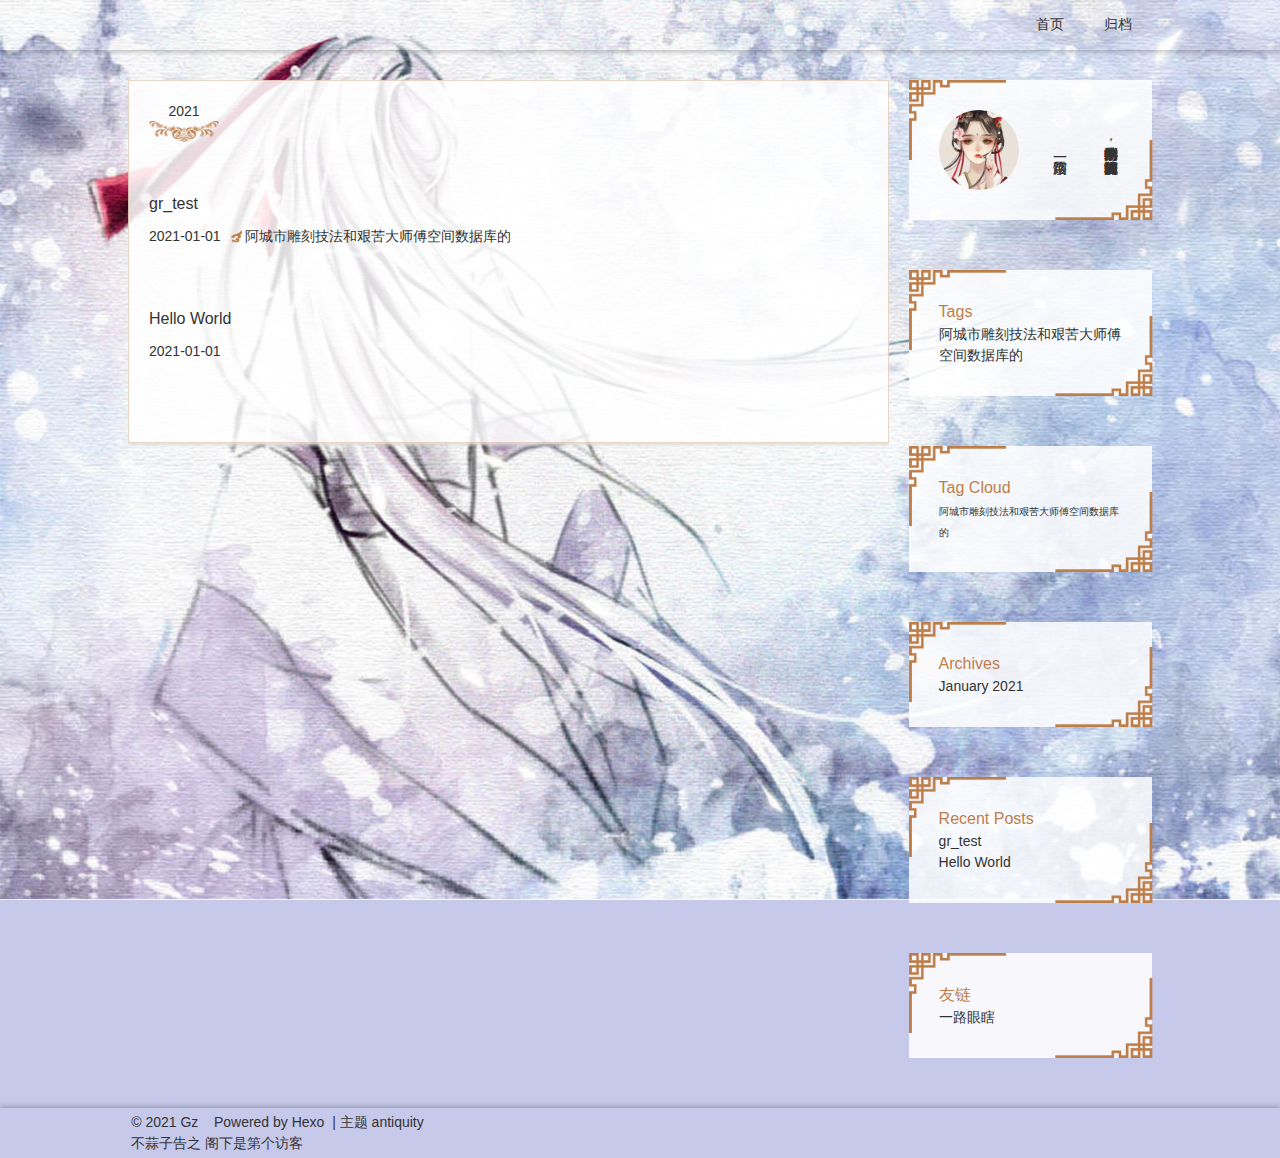
<file: archives/2021/01/index.html>
<!DOCTYPE html>
<html>
<head>
  <meta charset="utf-8">
  

  
  <title>Archives: 2021/1 | 郭子的博客</title>
  <meta name="viewport" content="width=device-width, initial-scale=1, maximum-scale=1">
  
  
  
  <meta name="description" content="网站描述">
<meta property="og:type" content="website">
<meta property="og:title" content="郭子的博客">
<meta property="og:url" content="http://example.com/archives/2021/01/index.html">
<meta property="og:site_name" content="郭子的博客">
<meta property="og:description" content="网站描述">
<meta property="og:locale">
<meta property="article:author" content="Gz">
<meta name="twitter:card" content="summary">
  
    <link rel="alternate" href="/atom.xml" title="郭子的博客" type="application/atom+xml">
  
  
    <link rel="icon" href="/images/default-avatar.jpg">
  
  
    <link href="//fonts.googleapis.com/css?family=Source+Code+Pro" rel="stylesheet" type="text/css">
  
  
<link rel="stylesheet" href="/css/style.css">

  
<link rel="stylesheet" href="/css/highlight.css">

<meta name="generator" content="Hexo 5.3.0"></head>

<body>
  <div id="fullpage" class="mobile-nav-right">
    
      <div id="wrapper" title="图片来自网络">
    
    
      <header id="header">
  <div id="nav-toggle" class="nav-toggle"></div>
  <div class="head-box global-width">
    <nav class="nav-box nav-right">
      
        <a class="nav-item" href="/" title
        
        >首页</a>
      
        <a class="nav-item" href="/archives" title
        
        >归档</a>
      
    </nav>
  </div>
</header>
      <div id="middlecontent" title class="global-width sidebar-right">
        <section id="main">
  
  
    
    
      
      
      <section class="global-container archives-wrap">
        <div class="archive-year-wrap">
          <a href="/archives/2021" class="archive-year">2021</a>
        </div>
        <div class="archives">
    
    <article class="archive-article archive-type-post">
  <div class="archive-article-inner">
    <header class="archive-article-header">
      
  
    <h1 itemprop="name">
      <a class="archive-article-title" href="/2021/01/01/gr-test/">gr_test</a>
    </h1>
  
      
    </header>
    <div class="article-meta archive-article-meta">
      <a href="/2021/01/01/gr-test/" class="article-date">
  <time datetime="2021-01-01T07:28:11.000Z" itemprop="datePublished">2021-01-01</time>
</a>
      
      
  <ul class="article-tag-list" itemprop="keywords"><li class="article-tag-list-item"><a class="article-tag-list-link" href="/tags/%E9%98%BF%E5%9F%8E%E5%B8%82%E9%9B%95%E5%88%BB%E6%8A%80%E6%B3%95%E5%92%8C%E8%89%B0%E8%8B%A6%E5%A4%A7%E5%B8%88%E5%82%85%E7%A9%BA%E9%97%B4%E6%95%B0%E6%8D%AE%E5%BA%93%E7%9A%84/" rel="tag">阿城市雕刻技法和艰苦大师傅空间数据库的</a></li></ul>

    </div>
  </div>
</article>
  
    
    
    <article class="archive-article archive-type-post">
  <div class="archive-article-inner">
    <header class="archive-article-header">
      
  
    <h1 itemprop="name">
      <a class="archive-article-title" href="/2021/01/01/hello-world/">Hello World</a>
    </h1>
  
      
    </header>
    <div class="article-meta archive-article-meta">
      <a href="/2021/01/01/hello-world/" class="article-date">
  <time datetime="2021-01-01T07:05:16.822Z" itemprop="datePublished">2021-01-01</time>
</a>
      
      
    </div>
  </div>
</article>
  
  
    </div></section>
  


</section>
        <aside id="sidebar">
  
    <div class="widget-box">
  <div class="avatar-box">
    <img class="avatar" src="/images/default-avatar.jpg" title="图片来自网络"></img>
    <h3 class="avatar-name">
      
        一路烟霞
      
    </h3>
    <p class="avatar-slogan">
      特别耐撕的小前端，资深的打酱油攻城狮。
    </p>
  </div>
</div>


  
    

  
    
  <div class="widget-box">
    <h3 class="widget-title">Tags</h3>
    <div class="widget">
      <ul class="tag-list" itemprop="keywords"><li class="tag-list-item"><a class="tag-list-link" href="/tags/%E9%98%BF%E5%9F%8E%E5%B8%82%E9%9B%95%E5%88%BB%E6%8A%80%E6%B3%95%E5%92%8C%E8%89%B0%E8%8B%A6%E5%A4%A7%E5%B8%88%E5%82%85%E7%A9%BA%E9%97%B4%E6%95%B0%E6%8D%AE%E5%BA%93%E7%9A%84/" rel="tag">阿城市雕刻技法和艰苦大师傅空间数据库的</a></li></ul>
    </div>
  </div>


  
    
  <div class="widget-box">
    <h3 class="widget-title">Tag Cloud</h3>
    <div class="widget tagcloud">
      <a href="/tags/%E9%98%BF%E5%9F%8E%E5%B8%82%E9%9B%95%E5%88%BB%E6%8A%80%E6%B3%95%E5%92%8C%E8%89%B0%E8%8B%A6%E5%A4%A7%E5%B8%88%E5%82%85%E7%A9%BA%E9%97%B4%E6%95%B0%E6%8D%AE%E5%BA%93%E7%9A%84/" style="font-size: 10px;">阿城市雕刻技法和艰苦大师傅空间数据库的</a>
    </div>
  </div>

  
    
  <div class="widget-box">
    <h3 class="widget-title">Archives</h3>
    <div class="widget">
      <ul class="archive-list"><li class="archive-list-item"><a class="archive-list-link" href="/archives/2021/01/">January 2021</a></li></ul>
    </div>
  </div>

  
    
  <div class="widget-box">
    <h3 class="widget-title">Recent Posts</h3>
    <div class="widget">
      <ul>
        
          <li>
            <a href="/2021/01/01/gr-test/">gr_test</a>
          </li>
        
          <li>
            <a href="/2021/01/01/hello-world/">Hello World</a>
          </li>
        
      </ul>
    </div>
  </div>

  
      <div class="widget-box">
    <h3 class="widget-title">友链</h3>
    <div class="widget">
      
        <a style="display: block;" href="https://yiluyanxia.github.io/" title target='_blank'
        >一路眼瞎</a>
      
    </div>
  </div>

  
</aside>
      </div>
      <footer id="footer">
  <div class="foot-box global-width">
    &copy; 2021 Gz &nbsp;&nbsp;
    Powered by <a href="http://hexo.io/" target="_blank">Hexo</a>
    &nbsp;|&nbsp;主题 <a target="_blank" rel="noopener" href="https://github.com/yiluyanxia/hexo-theme-antiquity">antiquity</a>
    <br>
    <script async src="//busuanzi.ibruce.info/busuanzi/2.3/busuanzi.pure.mini.js"></script>
    <span id="busuanzi_container_site_pv">不蒜子告之   阁下是第<span id="busuanzi_value_site_pv"></span>个访客</span>
  </div>
</footer>
      <script src="https://code.jquery.com/jquery-2.0.3.min.js"></script>
<script>
if (!window.jQuery) {
var script = document.createElement('script');
script.src = "/js/jquery-2.0.3.min.js";
document.body.write(script);
}
</script>

  
<link rel="stylesheet" href="/fancybox/jquery.fancybox.css">

  
<script src="/fancybox/jquery.fancybox.pack.js"></script>




<script src="/js/script.js"></script>




    </div>
    <nav id="mobile-nav" class="mobile-nav-box">
  <div class="mobile-nav-img mobile-nav-top"></div>
  
    <a href="/" class="mobile-nav-link">首页</a>
  
    <a href="/archives" class="mobile-nav-link">归档</a>
  
  <div class="mobile-nav-img  mobile-nav-bottom"></div>
</nav>    
  </div>
</body>
</html>
</file>
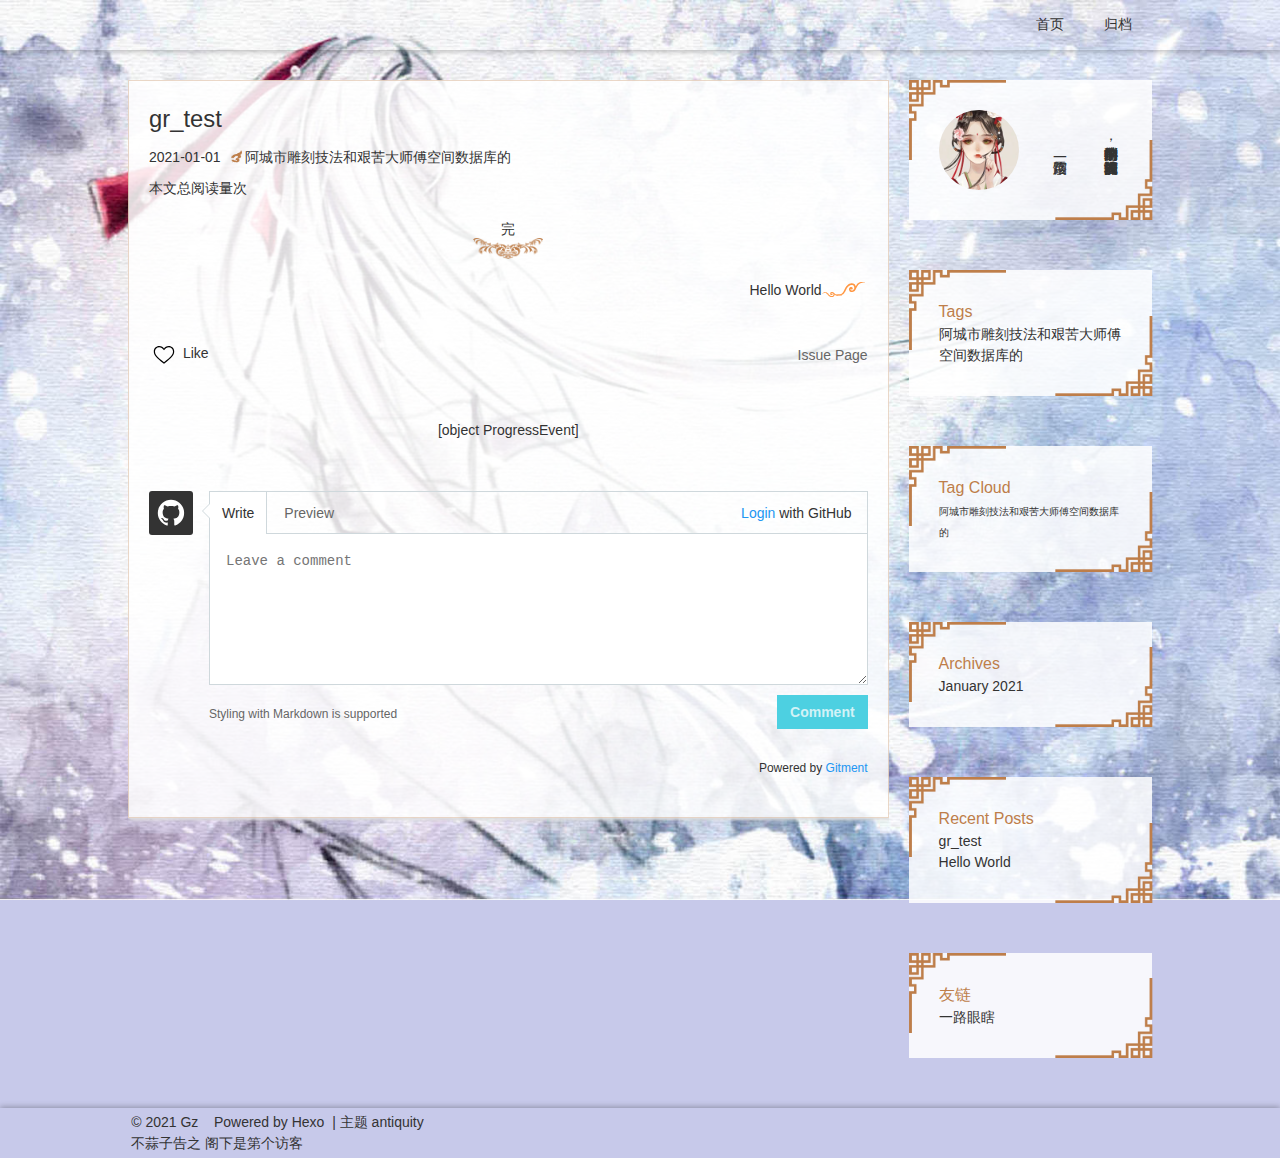
<file: 2021/01/01/gr-test/index.html>
<!DOCTYPE html>
<html>
<head>
  <meta charset="utf-8">
  

  
  <title>gr_test | 郭子的博客</title>
  <meta name="viewport" content="width=device-width, initial-scale=1, maximum-scale=1">
  
  
  
  <meta name="description" content="网站描述">
<meta property="og:type" content="article">
<meta property="og:title" content="gr_test">
<meta property="og:url" content="http://example.com/2021/01/01/gr-test/index.html">
<meta property="og:site_name" content="郭子的博客">
<meta property="og:description" content="网站描述">
<meta property="og:locale">
<meta property="article:published_time" content="2021-01-01T07:28:11.000Z">
<meta property="article:modified_time" content="2021-01-01T09:38:57.413Z">
<meta property="article:author" content="Gz">
<meta property="article:tag" content="阿城市雕刻技法和艰苦大师傅空间数据库的">
<meta name="twitter:card" content="summary">
  
    <link rel="alternate" href="/atom.xml" title="郭子的博客" type="application/atom+xml">
  
  
    <link rel="icon" href="/images/default-avatar.jpg">
  
  
    <link href="//fonts.googleapis.com/css?family=Source+Code+Pro" rel="stylesheet" type="text/css">
  
  
<link rel="stylesheet" href="/css/style.css">

  
<link rel="stylesheet" href="/css/highlight.css">

<meta name="generator" content="Hexo 5.3.0"></head>

<body>
  <div id="fullpage" class="mobile-nav-right">
    
      <div id="wrapper" title="图片来自网络">
    
    
      <header id="header">
  <div id="nav-toggle" class="nav-toggle"></div>
  <div class="head-box global-width">
    <nav class="nav-box nav-right">
      
        <a class="nav-item" href="/" title
        
        >首页</a>
      
        <a class="nav-item" href="/archives" title
        
        >归档</a>
      
    </nav>
  </div>
</header>
      <div id="middlecontent" title class="global-width sidebar-right">
        <section id="main"><article id="post-gr-test" class="article global-container article-type-post" itemscope itemprop="blogPost">
  
    <header class="article-header">
      
  
    <h1 class="article-title" itemprop="name">
      gr_test
    </h1>
  

    </header>
  
  <div class="article-meta">
    <a href="/2021/01/01/gr-test/" class="article-date">
  <time datetime="2021-01-01T07:28:11.000Z" itemprop="datePublished">2021-01-01</time>
</a>
    
    
  <ul class="article-tag-list" itemprop="keywords"><li class="article-tag-list-item"><a class="article-tag-list-link" href="/tags/%E9%98%BF%E5%9F%8E%E5%B8%82%E9%9B%95%E5%88%BB%E6%8A%80%E6%B3%95%E5%92%8C%E8%89%B0%E8%8B%A6%E5%A4%A7%E5%B8%88%E5%82%85%E7%A9%BA%E9%97%B4%E6%95%B0%E6%8D%AE%E5%BA%93%E7%9A%84/" rel="tag">阿城市雕刻技法和艰苦大师傅空间数据库的</a></li></ul>

  </div>
  
    <span id="busuanzi_container_page_pv">
      本文总阅读量<span id="busuanzi_value_page_pv"></span>次
    </span>
  

  <div class="article-inner">
    
    <div class="article-content article-content-cloud" itemprop="articleBody">
      
        
      
    </div>
    
      <footer class="article-footer">
        完
      </footer>
    
  </div>
  
    
<nav id="article-nav">
  <div class="article-nav-block">
    
  </div>
  <div class="article-nav-block">
    
      <a href="/2021/01/01/hello-world/" id="article-nav-older" class="article-nav-link-wrap">
        <div class="article-nav-title">Hello World</div>
        <strong class="article-nav-caption"></strong>
      </a>
    
  </div>
</nav>

    <link rel="stylesheet" href="/css/gitment.css"> 
<script src="/js/gitment.js"></script>

<div id="gitmentContainer"></div>

<script>
var gitment = new Gitment({
  owner: '',
  repo: '',
  oauth: {
    client_id: '',
    client_secret: '',
  },
})
gitment.render('gitmentContainer')
</script>

  
  
</article>
</section>
        <aside id="sidebar">
  
    <div class="widget-box">
  <div class="avatar-box">
    <img class="avatar" src="/images/default-avatar.jpg" title="图片来自网络"></img>
    <h3 class="avatar-name">
      
        一路烟霞
      
    </h3>
    <p class="avatar-slogan">
      特别耐撕的小前端，资深的打酱油攻城狮。
    </p>
  </div>
</div>


  
    

  
    
  <div class="widget-box">
    <h3 class="widget-title">Tags</h3>
    <div class="widget">
      <ul class="tag-list" itemprop="keywords"><li class="tag-list-item"><a class="tag-list-link" href="/tags/%E9%98%BF%E5%9F%8E%E5%B8%82%E9%9B%95%E5%88%BB%E6%8A%80%E6%B3%95%E5%92%8C%E8%89%B0%E8%8B%A6%E5%A4%A7%E5%B8%88%E5%82%85%E7%A9%BA%E9%97%B4%E6%95%B0%E6%8D%AE%E5%BA%93%E7%9A%84/" rel="tag">阿城市雕刻技法和艰苦大师傅空间数据库的</a></li></ul>
    </div>
  </div>


  
    
  <div class="widget-box">
    <h3 class="widget-title">Tag Cloud</h3>
    <div class="widget tagcloud">
      <a href="/tags/%E9%98%BF%E5%9F%8E%E5%B8%82%E9%9B%95%E5%88%BB%E6%8A%80%E6%B3%95%E5%92%8C%E8%89%B0%E8%8B%A6%E5%A4%A7%E5%B8%88%E5%82%85%E7%A9%BA%E9%97%B4%E6%95%B0%E6%8D%AE%E5%BA%93%E7%9A%84/" style="font-size: 10px;">阿城市雕刻技法和艰苦大师傅空间数据库的</a>
    </div>
  </div>

  
    
  <div class="widget-box">
    <h3 class="widget-title">Archives</h3>
    <div class="widget">
      <ul class="archive-list"><li class="archive-list-item"><a class="archive-list-link" href="/archives/2021/01/">January 2021</a></li></ul>
    </div>
  </div>

  
    
  <div class="widget-box">
    <h3 class="widget-title">Recent Posts</h3>
    <div class="widget">
      <ul>
        
          <li>
            <a href="/2021/01/01/gr-test/">gr_test</a>
          </li>
        
          <li>
            <a href="/2021/01/01/hello-world/">Hello World</a>
          </li>
        
      </ul>
    </div>
  </div>

  
      <div class="widget-box">
    <h3 class="widget-title">友链</h3>
    <div class="widget">
      
        <a style="display: block;" href="https://yiluyanxia.github.io/" title target='_blank'
        >一路眼瞎</a>
      
    </div>
  </div>

  
</aside>
      </div>
      <footer id="footer">
  <div class="foot-box global-width">
    &copy; 2021 Gz &nbsp;&nbsp;
    Powered by <a href="http://hexo.io/" target="_blank">Hexo</a>
    &nbsp;|&nbsp;主题 <a target="_blank" rel="noopener" href="https://github.com/yiluyanxia/hexo-theme-antiquity">antiquity</a>
    <br>
    <script async src="//busuanzi.ibruce.info/busuanzi/2.3/busuanzi.pure.mini.js"></script>
    <span id="busuanzi_container_site_pv">不蒜子告之   阁下是第<span id="busuanzi_value_site_pv"></span>个访客</span>
  </div>
</footer>
      <script src="https://code.jquery.com/jquery-2.0.3.min.js"></script>
<script>
if (!window.jQuery) {
var script = document.createElement('script');
script.src = "/js/jquery-2.0.3.min.js";
document.body.write(script);
}
</script>

  
<link rel="stylesheet" href="/fancybox/jquery.fancybox.css">

  
<script src="/fancybox/jquery.fancybox.pack.js"></script>




<script src="/js/script.js"></script>




    </div>
    <nav id="mobile-nav" class="mobile-nav-box">
  <div class="mobile-nav-img mobile-nav-top"></div>
  
    <a href="/" class="mobile-nav-link">首页</a>
  
    <a href="/archives" class="mobile-nav-link">归档</a>
  
  <div class="mobile-nav-img  mobile-nav-bottom"></div>
</nav>    
  </div>
</body>
</html>
</file>
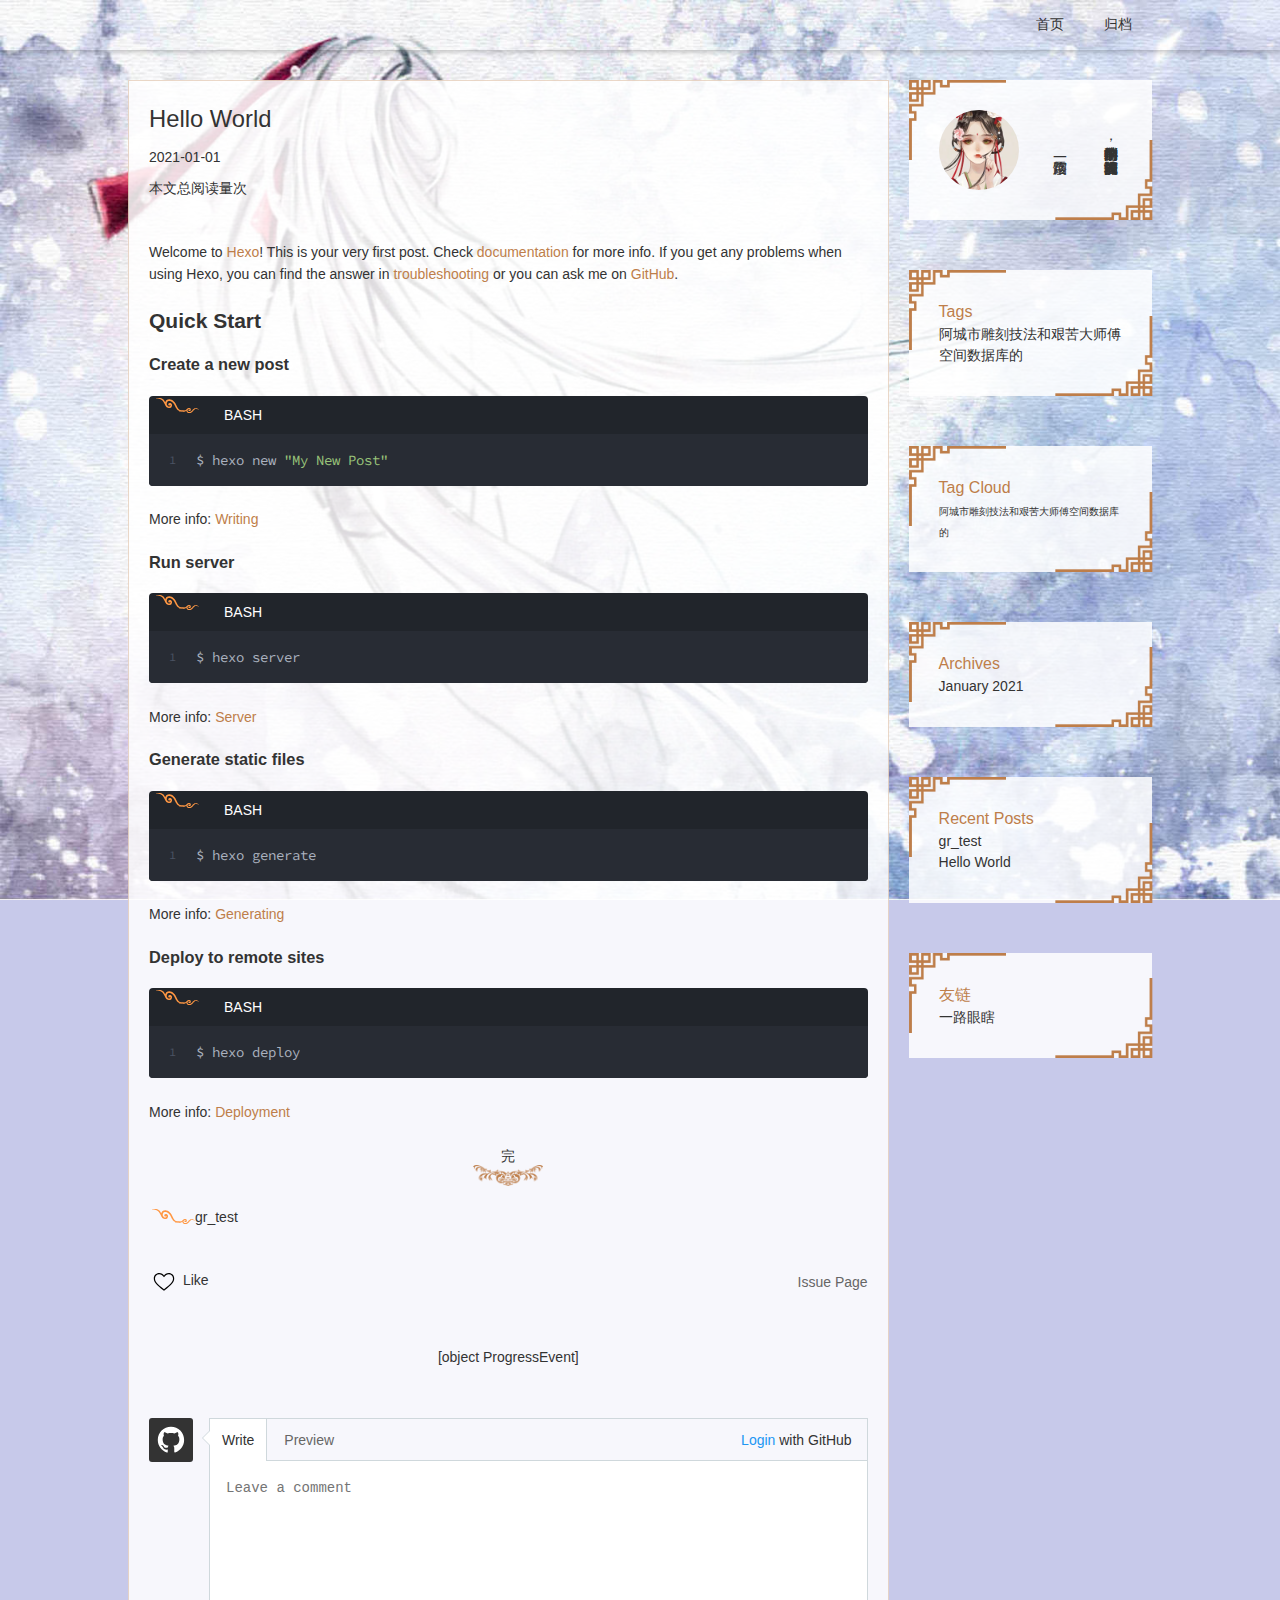
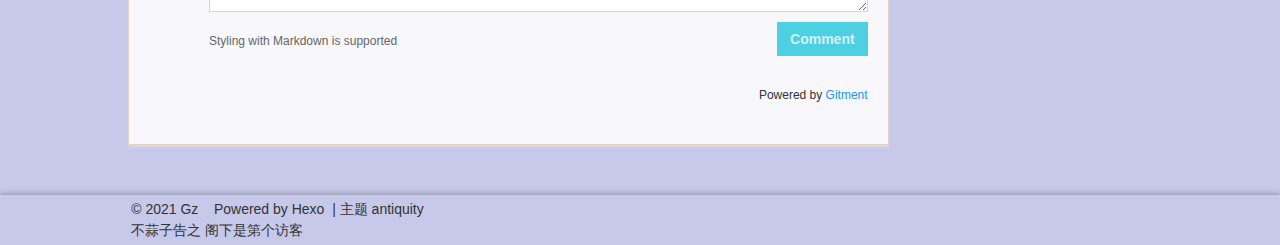
<file: 2021/01/01/hello-world/index.html>
<!DOCTYPE html>
<html>
<head>
  <meta charset="utf-8">
  

  
  <title>Hello World | 郭子的博客</title>
  <meta name="viewport" content="width=device-width, initial-scale=1, maximum-scale=1">
  
  
  
  <meta name="description" content="Welcome to Hexo! This is your very first post. Check documentation for more info. If you get any problems when using Hexo, you can find the answer in troubleshooting or you can ask me on GitHub. Quick">
<meta property="og:type" content="article">
<meta property="og:title" content="Hello World">
<meta property="og:url" content="http://example.com/2021/01/01/hello-world/index.html">
<meta property="og:site_name" content="郭子的博客">
<meta property="og:description" content="Welcome to Hexo! This is your very first post. Check documentation for more info. If you get any problems when using Hexo, you can find the answer in troubleshooting or you can ask me on GitHub. Quick">
<meta property="og:locale">
<meta property="article:published_time" content="2021-01-01T07:05:16.822Z">
<meta property="article:modified_time" content="2021-01-01T07:05:16.822Z">
<meta property="article:author" content="Gz">
<meta name="twitter:card" content="summary">
  
    <link rel="alternate" href="/atom.xml" title="郭子的博客" type="application/atom+xml">
  
  
    <link rel="icon" href="/images/default-avatar.jpg">
  
  
    <link href="//fonts.googleapis.com/css?family=Source+Code+Pro" rel="stylesheet" type="text/css">
  
  
<link rel="stylesheet" href="/css/style.css">

  
<link rel="stylesheet" href="/css/highlight.css">

<meta name="generator" content="Hexo 5.3.0"></head>

<body>
  <div id="fullpage" class="mobile-nav-right">
    
      <div id="wrapper" title="图片来自网络">
    
    
      <header id="header">
  <div id="nav-toggle" class="nav-toggle"></div>
  <div class="head-box global-width">
    <nav class="nav-box nav-right">
      
        <a class="nav-item" href="/" title
        
        >首页</a>
      
        <a class="nav-item" href="/archives" title
        
        >归档</a>
      
    </nav>
  </div>
</header>
      <div id="middlecontent" title class="global-width sidebar-right">
        <section id="main"><article id="post-hello-world" class="article global-container article-type-post" itemscope itemprop="blogPost">
  
    <header class="article-header">
      
  
    <h1 class="article-title" itemprop="name">
      Hello World
    </h1>
  

    </header>
  
  <div class="article-meta">
    <a href="/2021/01/01/hello-world/" class="article-date">
  <time datetime="2021-01-01T07:05:16.822Z" itemprop="datePublished">2021-01-01</time>
</a>
    
    
  </div>
  
    <span id="busuanzi_container_page_pv">
      本文总阅读量<span id="busuanzi_value_page_pv"></span>次
    </span>
  

  <div class="article-inner">
    
    <div class="article-content article-content-cloud" itemprop="articleBody">
      
        <p>Welcome to <a target="_blank" rel="noopener" href="https://hexo.io/">Hexo</a>! This is your very first post. Check <a target="_blank" rel="noopener" href="https://hexo.io/docs/">documentation</a> for more info. If you get any problems when using Hexo, you can find the answer in <a target="_blank" rel="noopener" href="https://hexo.io/docs/troubleshooting.html">troubleshooting</a> or you can ask me on <a target="_blank" rel="noopener" href="https://github.com/hexojs/hexo/issues">GitHub</a>.</p>
<h2 id="Quick-Start"><a href="#Quick-Start" class="headerlink" title="Quick Start"></a>Quick Start</h2><h3 id="Create-a-new-post"><a href="#Create-a-new-post" class="headerlink" title="Create a new post"></a>Create a new post</h3><div class="highlight-box"autocomplete="off" autocorrect="off" autocapitalize="off" spellcheck="false" contenteditable="true"data-rel="BASH"><figure class="iseeu highlight /bash"><table><tr><td class="gutter"><pre><span class="line">1</span><br></pre></td><td class="code"><pre><span class="line">$ hexo new <span class="string">&quot;My New Post&quot;</span></span><br></pre></td></tr></table></figure></div>
<p>More info: <a target="_blank" rel="noopener" href="https://hexo.io/docs/writing.html">Writing</a></p>
<h3 id="Run-server"><a href="#Run-server" class="headerlink" title="Run server"></a>Run server</h3><div class="highlight-box"autocomplete="off" autocorrect="off" autocapitalize="off" spellcheck="false" contenteditable="true"data-rel="BASH"><figure class="iseeu highlight /bash"><table><tr><td class="gutter"><pre><span class="line">1</span><br></pre></td><td class="code"><pre><span class="line">$ hexo server</span><br></pre></td></tr></table></figure></div>
<p>More info: <a target="_blank" rel="noopener" href="https://hexo.io/docs/server.html">Server</a></p>
<h3 id="Generate-static-files"><a href="#Generate-static-files" class="headerlink" title="Generate static files"></a>Generate static files</h3><div class="highlight-box"autocomplete="off" autocorrect="off" autocapitalize="off" spellcheck="false" contenteditable="true"data-rel="BASH"><figure class="iseeu highlight /bash"><table><tr><td class="gutter"><pre><span class="line">1</span><br></pre></td><td class="code"><pre><span class="line">$ hexo generate</span><br></pre></td></tr></table></figure></div>
<p>More info: <a target="_blank" rel="noopener" href="https://hexo.io/docs/generating.html">Generating</a></p>
<h3 id="Deploy-to-remote-sites"><a href="#Deploy-to-remote-sites" class="headerlink" title="Deploy to remote sites"></a>Deploy to remote sites</h3><div class="highlight-box"autocomplete="off" autocorrect="off" autocapitalize="off" spellcheck="false" contenteditable="true"data-rel="BASH"><figure class="iseeu highlight /bash"><table><tr><td class="gutter"><pre><span class="line">1</span><br></pre></td><td class="code"><pre><span class="line">$ hexo deploy</span><br></pre></td></tr></table></figure></div>
<p>More info: <a target="_blank" rel="noopener" href="https://hexo.io/docs/one-command-deployment.html">Deployment</a></p>

      
    </div>
    
      <footer class="article-footer">
        完
      </footer>
    
  </div>
  
    
<nav id="article-nav">
  <div class="article-nav-block">
    
      <a href="/2021/01/01/gr-test/" id="article-nav-newer" class="article-nav-link-wrap">
        <strong class="article-nav-caption"></strong>
        <div class="article-nav-title">
          
            gr_test
          
        </div>
      </a>
    
  </div>
  <div class="article-nav-block">
    
  </div>
</nav>

    <link rel="stylesheet" href="/css/gitment.css"> 
<script src="/js/gitment.js"></script>

<div id="gitmentContainer"></div>

<script>
var gitment = new Gitment({
  owner: '',
  repo: '',
  oauth: {
    client_id: '',
    client_secret: '',
  },
})
gitment.render('gitmentContainer')
</script>

  
  
</article>
</section>
        <aside id="sidebar">
  
    <div class="widget-box">
  <div class="avatar-box">
    <img class="avatar" src="/images/default-avatar.jpg" title="图片来自网络"></img>
    <h3 class="avatar-name">
      
        一路烟霞
      
    </h3>
    <p class="avatar-slogan">
      特别耐撕的小前端，资深的打酱油攻城狮。
    </p>
  </div>
</div>


  
    

  
    
  <div class="widget-box">
    <h3 class="widget-title">Tags</h3>
    <div class="widget">
      <ul class="tag-list" itemprop="keywords"><li class="tag-list-item"><a class="tag-list-link" href="/tags/%E9%98%BF%E5%9F%8E%E5%B8%82%E9%9B%95%E5%88%BB%E6%8A%80%E6%B3%95%E5%92%8C%E8%89%B0%E8%8B%A6%E5%A4%A7%E5%B8%88%E5%82%85%E7%A9%BA%E9%97%B4%E6%95%B0%E6%8D%AE%E5%BA%93%E7%9A%84/" rel="tag">阿城市雕刻技法和艰苦大师傅空间数据库的</a></li></ul>
    </div>
  </div>


  
    
  <div class="widget-box">
    <h3 class="widget-title">Tag Cloud</h3>
    <div class="widget tagcloud">
      <a href="/tags/%E9%98%BF%E5%9F%8E%E5%B8%82%E9%9B%95%E5%88%BB%E6%8A%80%E6%B3%95%E5%92%8C%E8%89%B0%E8%8B%A6%E5%A4%A7%E5%B8%88%E5%82%85%E7%A9%BA%E9%97%B4%E6%95%B0%E6%8D%AE%E5%BA%93%E7%9A%84/" style="font-size: 10px;">阿城市雕刻技法和艰苦大师傅空间数据库的</a>
    </div>
  </div>

  
    
  <div class="widget-box">
    <h3 class="widget-title">Archives</h3>
    <div class="widget">
      <ul class="archive-list"><li class="archive-list-item"><a class="archive-list-link" href="/archives/2021/01/">January 2021</a></li></ul>
    </div>
  </div>

  
    
  <div class="widget-box">
    <h3 class="widget-title">Recent Posts</h3>
    <div class="widget">
      <ul>
        
          <li>
            <a href="/2021/01/01/gr-test/">gr_test</a>
          </li>
        
          <li>
            <a href="/2021/01/01/hello-world/">Hello World</a>
          </li>
        
      </ul>
    </div>
  </div>

  
      <div class="widget-box">
    <h3 class="widget-title">友链</h3>
    <div class="widget">
      
        <a style="display: block;" href="https://yiluyanxia.github.io/" title target='_blank'
        >一路眼瞎</a>
      
    </div>
  </div>

  
</aside>
      </div>
      <footer id="footer">
  <div class="foot-box global-width">
    &copy; 2021 Gz &nbsp;&nbsp;
    Powered by <a href="http://hexo.io/" target="_blank">Hexo</a>
    &nbsp;|&nbsp;主题 <a target="_blank" rel="noopener" href="https://github.com/yiluyanxia/hexo-theme-antiquity">antiquity</a>
    <br>
    <script async src="//busuanzi.ibruce.info/busuanzi/2.3/busuanzi.pure.mini.js"></script>
    <span id="busuanzi_container_site_pv">不蒜子告之   阁下是第<span id="busuanzi_value_site_pv"></span>个访客</span>
  </div>
</footer>
      <script src="https://code.jquery.com/jquery-2.0.3.min.js"></script>
<script>
if (!window.jQuery) {
var script = document.createElement('script');
script.src = "/js/jquery-2.0.3.min.js";
document.body.write(script);
}
</script>

  
<link rel="stylesheet" href="/fancybox/jquery.fancybox.css">

  
<script src="/fancybox/jquery.fancybox.pack.js"></script>




<script src="/js/script.js"></script>




    </div>
    <nav id="mobile-nav" class="mobile-nav-box">
  <div class="mobile-nav-img mobile-nav-top"></div>
  
    <a href="/" class="mobile-nav-link">首页</a>
  
    <a href="/archives" class="mobile-nav-link">归档</a>
  
  <div class="mobile-nav-img  mobile-nav-bottom"></div>
</nav>    
  </div>
</body>
</html>
</file>
<file: css/style.css>
body {
  width: 100%;
}
body:before,
body:after {
  content: "";
  display: table;
}
body:after {
  clear: both;
}
html,
body,
div,
span,
applet,
object,
iframe,
h1,
h2,
h3,
h4,
h5,
h6,
p,
blockquote,
pre,
a,
abbr,
acronym,
address,
big,
cite,
code,
del,
dfn,
em,
img,
ins,
kbd,
q,
s,
samp,
small,
strike,
strong,
sub,
sup,
tt,
var,
dl,
dt,
dd,
ol,
ul,
li,
fieldset,
form,
label,
legend,
table,
caption,
tbody,
tfoot,
thead,
tr,
th,
td,
figure {
  margin: 0;
  padding: 0;
  border: 0;
  outline: 0;
  font-weight: inherit;
  font-style: inherit;
  font-family: inherit;
  font-size: 100%;
  vertical-align: baseline;
}
* {
  outline: none;
  box-sizing: border-box;
}
menu,
ul,
ol {
  list-style: none;
  margin: 0;
  padding: 0;
}
table {
  border-collapse: separate;
  border-spacing: 0;
  vertical-align: middle;
}
caption,
th,
td {
  text-align: left;
  font-weight: normal;
  vertical-align: middle;
  padding: 0;
}

a img {
  border: none;
}
input,
button {
  margin: 0;
  padding: 0;
}
input::-moz-focus-inner,
button::-moz-focus-inner {
  border: 0;
  padding: 0;
}

body{
  line-height: 1.5;
  color: #333;
  background: #FAF3E1;
  font-size: 14px;
  font-family: Arial, Roboto, "Droid Sans", "Hiragino Sans GB", "Microsoft YaHei", "Simsun", STXihei, "sans-serif";
}

iframe {
  vertical-align: top;
}

a {
  text-decoration: none;
  color: #333;
}

a:focus,
a:hover,
a:hover {
  text-decoration: none;
  color: #de1c31
}

img {
  vertical-align: top;
}

a img {
  border: 0 none;
}

.clearfix:after {
  content: "";
  clear: both;
  height: 0;
  display: table;
  visibility: hidden;
  font-size: 0;
}

.clearfix {
  height: 1%;
}

.img-adaption {
  display: block;
  position: absolute;
  top: 0;
  right: 0;
  bottom: 0;
  left: 0;
  margin: auto;
  max-height: 100%;
  max-width: 100%;
}
html, body, #fullpage{
  height: 100%;
}
#fullpage {
  position: relative;
  /* display: none; */
}
#wrapper {
  background-image: url('../images/bg.jpg');
  background-color: #C7C9EA;
  background-repeat: no-repeat;
  background-attachment: fixed;
  background-size: cover;
  position: absolute;
  right: 0;
  width: 100%;
  transition: 0.2s ease-out;
  z-index: 1;
}
.mobile-nav-on {
  overflow: hidden;
}
.mobile-nav-on #wrapper {
  right: 280px;
}
.mobile-nav-left #wrapper {
  left: 0;
  right: initial;
}
.mobile-nav-left.mobile-nav-on #wrapper{
  left: 280px;
}
.mobile-nav-left .mobile-nav-box{
  right: initial;
  left: 0;
}
.mobile-nav-left .nav-toggle {
  left: 20px;
  right: initial;
}
.global-width {
  width: 80%;
  margin: 0 auto;
}
#header {
  position: relative;
  height: 50px;
  box-shadow: 0 1px 6px rgba(0, 0, 0, .3)
}

.head-box {
}
.nav-box {
  display: flex;
  justify-content: flex-end;
}
.nav-box.nav-left {
  justify-content: flex-start;
}
.nav-box a {
  padding: 14px 20px;
  display: block;
}
.mobile-nav-box{
  position: absolute;
  top: 0;
  right: 0;
  bottom: 0;
  width: 280px;
  background-color: #e3bd8d;
  background-image: url('../images/icons/css_texture.png');
  /* background: linear-gradient(rgba(222, 28, 49), rgba(222, 28, 49,.1)); */
  border-right: 1px solid #fff;
  display: none;
}

.mobile-nav-link {
  display: block;
  text-align: center;
  margin: 10px;
}
.mobile-nav-img {
  width: 100%;
  height: 60px;
  background-image: url('../images/icons/css_patterns.png');
  background-size: auto 50px;
  background-repeat: no-repeat;
  background-position: bottom center;
}
.mobile-nav-bottom {
  transform: scaleY(-1)
}
#middlecontent {
  display: flex;
  padding-top: 30px;
  z-index: 2;
  position: relative;
  justify-content: space-between;
}
#main {
  width: 75%;
  overflow: hidden;
  margin-right: 20px;
}
#sidebar {
  width: 24%;
  min-width: 220px;
}
#middlecontent.sidebar-left #main{
  order: 1;
  margin-right: 0;
  margin-left: 20px;
}
#middlecontent.sidebar-false #main{
  width: 100%;
  margin-right: 0;
}
#middlecontent.sidebar-false #sidebar{
  display: none;
}
.widget-box {
  margin-bottom: 50px;
  position: relative;
  padding: 30px;
  background: rgba(255, 255, 255, .85)  
}
.widget-box::before, .widget-box::after {
  content: "";
  display: block;
  width: 40%;
  height: 80px;
  background: url('../images/icons/css_window_frame.png');
  background-size: cover;
  position: absolute;
  z-index: 1;
}
.widget-box::before{
  left: 0;
  top: 0;
}
.widget-box::after{
  transform:rotate(180deg);
  right: 0;
  bottom: 0;
}
.widget-title {
  font-size: 16px;
  color: #be7e4a;
  /* color: rgb(21, 139, 184) */
}
.widget {
  z-index: 2;
  position: relative;
}
.avatar-box {
  display: flex;
  justify-content: space-between;
  align-items: center;
}
.avatar {
  width: 80px;
  height: 80px;
  border-radius: 100%;
}
.avatar-name {
  writing-mode: vertical-lr
}
.avatar-slogan {
  writing-mode: vertical-lr;
  max-height: 200px;
}
.global-container {
  box-shadow: 1px 2px 3px #ddd;
  border: 1px solid rgba(190, 126, 74, .3);
  padding: 20px;
  background: rgba(255, 255, 255, .85)
}
.article {
  margin-bottom: 50px;
}
.article-title {
  font-size: 1.7em;
}
.article-meta {
  display: flex;
  padding: 10px 0;
}
.article-date {
  margin-right: 10px;
}
.article-category {
  
}
.article-category .article-category-link {
  margin-right: 10px;
}
.article-tag-list {
  display: flex;
}
.article-tag-list-item {
  padding: 0 14px;
  background: url('../images/icons/css_tag.png');
  background-size: auto 14px;
  background-repeat: no-repeat;
  background-position: left center;
}
.article-inner {
  padding-top: 20px;
}
.article-content h1, .article-content h2, .article-content h3, .article-content h4,.article-content h5,.article-content h6{
  line-height: 1.1em;
  margin: 1.1em 0;
}
.article-content h1{
  font-size: 1.7em;
  line-height: 1.5;
}
.article-content h2{
  font-size: 1.5em;
}
.article-content h3{
  font-size: 1.17em;
}
.article-content h4{
  font-size: 1em;
}
.article-content h5{
  font-size: 0.83em;
}
.article-content p {
  line-height: 1.6em;
  margin: 1.6em 0;
}
.article-content a {
  color: #be7e4a;
}
.article-content ol{
  list-style: decimal outside;
  padding-left: 2em;
}

.article-content img {
  max-width: 100%;
  display: block;
  margin: auto;
}
.article-gallery-img  {
  display: none;
  max-width: 100%;
}
.article-gallery-img img {
  display: block;
  max-width: 100%;
  margin: 0 auto;
}
.article-content .pullquote {
  text-align: left;
  width: 45%;
  margin: 0;
}
.article-content .pullquote.left {
  margin-left: 0.5em;
  margin-right: 1em;
  float: left
}
.article-content .pullquote.right {
  margin-right: 0.5em;
  margin-left: 1em;
  float: right
}
.article-content hr,
.widget hr {
  border: 1px dashed #ddd;
}
.article-content strong,
.widget strong {
  font-weight: bold;
}
.article-content em,
.widget em,
.article-content cite,
.widget cite {
  font-style: italic;
}
.article-content sup,
.widget sup,
.article-content sub,
.widget sub {
  font-size: 0.75em;
  line-height: 0;
  position: relative;
  vertical-align: baseline;
}
.article-content sup,
.widget sup {
  top: -0.5em;
}
.article-content sub,
.widget sub {
  bottom: -0.2em;
}
.article-content small,
.widget small {
  font-size: 0.85em;
}
.article-content acronym,
.widget acronym,
.article-content abbr,
.widget abbr {
  border-bottom: 1px dotted;
}
.article-content ul,
.article-content ol,
.article-content dl{
  line-height: 1.6em;
  padding-left: 2em;
}
.article-content ul ul,
.article-content ol ul,
.article-content ul ol,
.article-content ol ol{
  margin-top: 0;
  margin-bottom: 0;
}
.article-content ul{
  list-style: disc;
  padding-left: 2em;
}
.article-content dt {
  font-weight: bold;
}
.article-content:before,
.article-content:after {
  content: "";
  display: table;
}
.article-content:after {
  clear: both;
}
.article-content p,
.article-content table {
  line-height: 1.6em;
  margin: 1.6em 0;
}
.article-content h1,
.article-content h2,
.article-content h3,
.article-content h4,
.article-content h5,
.article-content h6 {
  font-weight: bold;
}
.article-content h1,
.article-content h2,
.article-content h3,
.article-content h4,
.article-content h5,
.article-content h6 {
  line-height: 1.1em;
  margin: 1.1em 0;
}

.article-content ul,
.article-content ol,
.article-content dl {
  margin-top: 1.6em;
  margin-bottom: 1.6em;
}
.article-content img,
.article-content video {
  max-width: 100%;
  height: auto;
  display: block;
  margin: auto;
}
.article-content iframe {
  border: none;
}
.article-content table {
  width: 100%;
  border-collapse: collapse;
  border-spacing: 0;
}
.article-content th {
  font-weight: bold;
  border-bottom: 3px solid #ddd;
  padding-bottom: 0.5em;
}
.article-content td {
  border-bottom: 1px solid #ddd;
  padding: 10px 0;
}
.article-content blockquote {
  font-size: 1.4em;
  margin: 1.6em 20px;
  text-align: center;
}
.article-content blockquote footer {
  font-size: 14px;
  margin: 1.6em 0;
  font-family: "Helvetica Neue", Helvetica, Arial, sans-serif;
}
.article-content blockquote footer cite:before {
  content: "—";
  padding: 0 0.5em;
}
.article-content .caption {
  color: #999;
  display: block;
  font-size: 0.9em;
  margin-top: 0.5em;
  position: relative;
  text-align: center;
}
.article-content .video-container {
  position: relative;
  padding-top: 56.25%;
  height: 0;
  overflow: hidden;
}
.article-content .video-container iframe,
.article-content .video-container object,
.article-content .video-container embed {
  position: absolute;
  top: 0;
  left: 0;
  width: 100%;
  height: 100%;
  margin-top: 0;
}
.article-gallery-img:first-child {
  display: block
}
.article-share-link{
  color: #be7e4a;
}
.article-footer{
  text-align: center;
  background-image: url('../images/icons/css_pattern_bottom.png');
  background-repeat: no-repeat;
  padding-bottom: 20px;
  background-position: center bottom;
  background-size: 70px auto;
}
#article-nav {
  display: flex;
  justify-content: space-between;
  padding: 20px 0;
}
#article-nav .article-nav-block {
  /* width: 49%; */
}
#article-nav .article-nav-block+.article-nav-block {
 padding-left: 30px;
}
#article-nav .article-nav-block+.article-nav-block .article-nav-older{
  flex-direction: column;
}
.article-nav-link-wrap{
  display: flex;
}
.article-nav-caption {
  display: inline-block;
  width: 46px;
  height: 19px;
  background-image: url('../images/icons/css_cloud.png')
}
#article-nav-older .article-nav-caption{
  transform: scaleX(-1)
}
.archives-wrap {
  margin-bottom: 50px;
}

.archive-article {
  margin-bottom: 50px;
}
.archive-article-title {
  font-size: 16px;
}
.archive-year-wrap {
  margin-bottom: 50px;
}
.archive-year {
  display: block;
  background-image: url('../images/icons/css_pattern_bottom.png');
  background-repeat: no-repeat;
  background-position: left bottom;
  background-size: 70px auto;
  padding-bottom: 20px;
  width: 70px;
  text-align: center
}
#page-nav{
  box-shadow: 1px 2px 3px #ddd;
  border: 1px solid rgba(190, 126, 74, .3);
  padding: 20px;
  background: rgba(255, 255, 255, .85);
  margin-bottom: 50px;
  text-align: center;
  display: flex;
  justify-content: center;
}
#page-nav *{
  margin: 0 10px;
}
#page-nav::before{
  content: "";
  display: block;
  width: 46px;
  height: 19px;
  background: url('../images/icons/css_cloud.png')
}
#page-nav::after{
  content: "";
  display: block;
  width: 46px;
  height: 19px;
  background: url('../images/icons/css_cloud.png');
  transform: scaleX(-1);
}
#page-nav .current{
  color: #de1c31;
}
#footer {
  box-shadow: 0 -1px 6px rgba(0, 0, 0, .3);
  padding: 4px;
}
@media screen and (max-width: 1200px){
  .global-width {
    width: 100%;
  }
  #middlecontent {
    padding-left: 12px;
    padding-right: 12px;
  }
  #footer {
    padding-left: 12px;
    padding-right: 12px;
  }
}
@media screen and (max-width: 768px){
  #wrapper{
    background: #EFF0F5;
    /* background: #C7C9EA; */
    
  }
  #middlecontent {
    display: block;
  }
  #main, #sidebar{
    width: 100%;
  }
  #sidebar {
    padding-left: 0;
  }
  .widget-box::before,
  .widget-box::after {
    width: 23%;
  }
  .page-number{
    display: none;
  }
  .head-box {
    display: none;
  }
  .nav-toggle {
    width: 34px;
    height: 38px;
    position: absolute;
    top: 6px;
    right: 20px;
    box-shadow: 0 0 34px #fff;
    border: 1px solid rgba(190, 126, 74, .85);
    background: #fff;
    border-radius: 3px;
    cursor: pointer;
    /* border: 1px solid #e3bd8d;
    background-image: -webkit-linear-gradient(#F6E4CE, #EBC18F);
    box-shadow: inset 0px 0px 2px #fff, 0 0 34px #fff; */
  }
  .nav-toggle::before,
  .nav-toggle::after{
    content: "";
    display: block;
    width: 28px;
    height: 2px;
    background-color: rgba(190, 126, 74, .85);
    border-radius: 2px;
    position: absolute;
    right: 2px;
  }
  .nav-toggle::before{
    top: 8px;
    box-shadow: 0 9px rgba(190, 126, 74, .85);
  }
  .nav-toggle::after{
    top: 25px;
  }
  .mobile-nav-box {
    display: block;
  }
  #article-nav {
    flex-direction: column;
  }
}
</file>
<file: css/highlight.css>
.article-content .highlight-box {
  position: relative;
  overflow: hidden;
  border-radius: 4px;
  margin: 1.6em 0;
  padding-top: 38px;
  background: #21252B;
}
.article-content .highlight::-webkit-scrollbar {
  height: 10px;
  background-color: #282C34;
}
.article-content .highlight::-webkit-scrollbar-track {
  border-radius: 10px;
  background-color: #282C34;
}

.article-content .highlight::-webkit-scrollbar-thumb {
  border-radius: 10px;
  background-color: #3E4451;
}
.article-content-cloud .highlight-box::before,
.article-content-mac .highlight-box::before {
  content: attr(data-rel);
  height: 38px;
  line-height: 38px;
  color: #fff;
  font-size: 14px;
  position: absolute;
  top: 0;
  left: 0;
  padding: 0px 75px;
}
.article-content-mac .highlight-box::before {
  padding: 0px 90px;
}
.article-content-cloud .highlight-box::after{
  content: "";
  position: absolute;
  top: 0;
  left: 4px;
  width: 46px;
  height: 19px;
  background-image: url('../images/icons/css_cloud.png')
}
.article-content-mac .highlight-box::after{
  content: " ";
  position: absolute;
  -webkit-border-radius: 50%;
  border-radius: 50%;
  background: #FF5454;
  width: 12px;
  height: 12px;
  top: 0;
  left: 20px;
  margin-top: 13px;
  -webkit-box-shadow: 20px 0px #FFBF00, 40px 0px #00D22E;
  box-shadow: 20px 0px #FFBF00, 40px 0px #00D22E;
  z-index: 3;
}
.article-content-doorframe .highlight-box {
  background-color: #282C34;
  border-radius: 0;
  border: 1px solid #be7e4a;
  box-shadow: 3px 0 #282C34, -3px 0 #282C34, 0px -3px #282C34, 0px 3px #282C34;
}
.article-content-doorframe .highlight-box::before,
.article-content-doorframe .highlight-box::after,
.article-content-doorframe .highlight-box .highlight::before,
.article-content-doorframe .highlight-box .highlight::after {
  content: "";
  display: block;
  position: absolute;
  background-image: url('../images/icons/css_doorframe.png');
  background-size: auto 44px;
  width: 44px;
  height: 44px;
  background-repeat: no-repeat;
}
.article-content-doorframe .highlight-box::before {
  top: 0;
  left: 0;
  transform:rotate(90deg);
}
.article-content-doorframe .highlight-box::after {
  top: 0;
  right: 0;
  transform:rotate(180deg);
}

.article-content-doorframe .highlight-box .highlight::before {
  bottom: 0;
  left: 0;
}
.article-content-doorframe .highlight-box .highlight::after {
  bottom: 0;
  right: 0;
  transform:rotate(-90deg);
}
.article-content-doorframe .highlight-box .highlight {
  padding-bottom: 53px !important;
}
.article-content .highlight {
  padding: 15px 20px;
}
.article-content pre,
.article-content .highlight {
  background: #282C34;
  overflow: auto;
  color: #ABB2BF;
  line-height: 22px;
}

.article-content .highlight .gutter pre,
.article-content .gist .gist-file .gist-data .line-numbers {
  color: #4B5363;
  font-size: 0.85em;
}
.article-content img {
  max-width: 100%;
}
.article-content pre,
.article-content code {
  font-family: "Source Code Pro", Consolas, Monaco, Menlo, Consolas, monospace;
}
.article-content code {
  background: #eee;
  text-shadow: 0 1px #fff;
  padding: 0 0.3em;
}
.article-content pre code {
  background: none;
  text-shadow: none;
  padding: 0;
}
.article-content .highlight pre {
  border: none;
  margin: 0;
  padding: 0;
}
.article-content .highlight table {
  margin: 0;
  width: auto;
}
.article-content .highlight td {
  border: none;
  padding: 0;
}
.article-content .highlight figcaption {
  font-size: 0.85em;
  color: #999;
  line-height: 1em;
  margin-bottom: 1em;
}
.article-content .highlight figcaption:before,
.article-content .highlight figcaption:after {
  content: "";
  display: table;
}
.article-content .highlight figcaption:after {
  clear: both;
}
.article-content .highlight figcaption a {
  float: right;
}
.article-content .highlight .gutter pre {
  text-align: right;
  padding-right: 20px;
}
.article-content .highlight .line {
  height: 22.400000000000002px;
}
.article-content .highlight .line.marked {
  background: #515151;
}
.article-content .gist {
  margin: 0;
  border-style: solid;
  border-color: #ddd;
  border-width: 1px 0;
  background: #2d2d2d;
  padding: 15px 20px 15px 0;
}
.article-content .gist .gist-file {
  border: none;
  font-family: "Source Code Pro", Consolas, Monaco, Menlo, Consolas, monospace;
  margin: 0;
}
.article-content .gist .gist-file .gist-data {
  background: none;
  border: none;
}
.article-content .gist .gist-file .gist-data .line-numbers {
  background: none;
  border: none;
  padding: 0 20px 0 0;
}
.article-content .gist .gist-file .gist-data .line-data {
  padding: 0 !important;
}
.article-content .gist .gist-file .highlight {
  margin: 0;
  padding: 0;
  border: none;
}
.article-content .gist .gist-file .gist-meta {
  background: #2d2d2d;
  color: #999;
  font: 0.85em -apple-system, BlinkMacSystemFont, "Segoe UI", "Roboto", "Oxygen", "Ubuntu", "Cantarell", "Fira Sans", "Droid Sans", "Helvetica Neue", sans-serif;
  text-shadow: 0 0;
  padding: 0;
  margin-top: 1em;
  margin-left: 20px;
}
.article-content .gist .gist-file .gist-meta a {
  color: #61AFEF;
  font-weight: normal;
}
.article-content .gist .gist-file .gist-meta a:hover {
  text-decoration: underline;
}
pre .comment,
pre .title {
  color:#3E4451;
}
pre .variable,
pre .attribute,
pre .regexp,
pre .ruby .constant,
pre .xml .tag .title,
pre .xml .pi,
pre .xml .doctype,
pre .html .doctype,
pre .css .id,
pre .css .class,
pre .css .pseudo,
pre .tag .name {
  color: #E06C75;
}
pre .number,
pre .preprocessor,
pre .built_in,
pre .literal,
pre .params,
pre .constant {
  color: #D19A66;
}
pre .class,
pre .ruby .class .title,
pre .css .rules .attribute {
  color: #9c9;
}
pre .string,
pre .value,
pre .inheritance,
pre .header,
pre .ruby .symbol,
pre .xml .cdata {
  color: #98C379;
}
pre .css .hexcolor {
  color: #61AFEF;
}
pre .attr {
  color: #D19A66;
}
pre .function,
pre .function .params{
  color: #ABB2BF;
}

pre .python .decorator,
pre .python .title,
pre .ruby .function .title,
pre .ruby .title .keyword,
pre .perl .sub,
pre .javascript .title,
pre .coffeescript .title,
pre .function .title {
  color: #56B6C2;
}
pre .keyword,
pre .javascript .function {
  color: #C678DD;
}
</file>
<file: css/gitment.css>
.gitment-container {
    font-family: sans-serif;
    font-size: 14px;
    line-height: 1.5;
    color: #333;
    word-wrap: break-word;
  }
  
  .gitment-container * {
    box-sizing: border-box;
  }
  
  .gitment-container *:disabled {
    cursor: not-allowed;
  }
  
  .gitment-container a,
  .gitment-container a:visited {
    cursor: pointer;
    text-decoration: none;
  }
  
  .gitment-container a:hover {
    text-decoration: underline;
  }
  
  .gitment-container .gitment-hidden {
    display: none;
  }
  
  .gitment-container .gitment-spinner-icon {
    fill: #333;
  
    -webkit-animation: gitment-spin 1s steps(12) infinite;
    animation: gitment-spin 1s steps(12) infinite;
  }
  
  @-webkit-keyframes gitment-spin {
    100% {
      -webkit-transform: rotate(360deg);
      transform: rotate(360deg)
    }
  }
  
  @keyframes gitment-spin {
    100% {
      -webkit-transform: rotate(360deg);
      transform: rotate(360deg)
    }
  }
  
  .gitment-root-container {
    margin: 19px 0;
  }
  
  .gitment-header-container {
    margin: 19px 0;
  }
  
  .gitment-header-like-btn,
  .gitment-comment-like-btn {
    cursor: pointer;
  }
  
  .gitment-comment-like-btn {
    float: right;
  }
  
  .gitment-comment-like-btn.liked {
    color: #F44336;
  }
  
  .gitment-header-like-btn svg {
    vertical-align: middle;
    height: 30px;
  }
  
  .gitment-comment-like-btn svg {
    vertical-align: middle;
    height: 20px;
  }
  
  .gitment-header-like-btn.liked svg,
  .gitment-comment-like-btn.liked svg {
    fill: #F44336;
  }
  
  a.gitment-header-issue-link,
  a.gitment-header-issue-link:visited {
    float: right;
    line-height: 30px;
    color: #666;
  }
  
  a.gitment-header-issue-link:hover {
    color: #666;
  }
  
  .gitment-comments-loading,
  .gitment-comments-error,
  .gitment-comments-empty {
    text-align: center;
    margin: 50px 0;
  }
  
  .gitment-comments-list {
    list-style: none;
    padding-left: 0;
    margin: 0 0 38px;
  }
  
  .gitment-comment,
  .gitment-editor-container {
    position: relative;
    min-height: 60px;
    padding-left: 60px;
    margin: 19px 0;
  }
  
  .gitment-comment-avatar,
  .gitment-editor-avatar {
    float: left;
    margin-left: -60px;
  }
  
  .gitment-comment-avatar,
  .gitment-comment-avatar-img,
  .gitment-comment-avatar,
  .gitment-editor-avatar-img,
  .gitment-editor-avatar svg {
    width: 44px;
    height: 44px;
    border-radius: 3px;
  }
  
  .gitment-editor-avatar .gitment-github-icon {
    fill: #fff;
    background-color: #333;
  }
  
  .gitment-comment-main,
  .gitment-editor-main {
    position: relative;
    border: 1px solid #CFD8DC;
    border-radius: 0;
  }
  
  .gitment-editor-main::before,
  .gitment-editor-main::after,
  .gitment-comment-main::before,
  .gitment-comment-main::after {
    position: absolute;
    top: 11px;
    left: -16px;
    display: block;
    width: 0;
    height: 0;
    pointer-events: none;
    content: "";
    border-color: transparent;
    border-style: solid solid outset;
  }
  
  .gitment-editor-main::before,
  .gitment-comment-main::before {
    border-width: 8px;
    border-right-color: #CFD8DC;
  }
  
  .gitment-editor-main::after,
  .gitment-comment-main::after {
    margin-top: 1px;
    margin-left: 2px;
    border-width: 7px;
    border-right-color: #fff;
  }
  
  .gitment-comment-header {
    margin: 12px 15px;
    color: #666;
    background-color: #fff;
    border-radius: 3px;
  }
  
  .gitment-editor-header {
    padding: 0;
    margin: 0;
    border-bottom: 1px solid #CFD8DC;
  }
  
  a.gitment-comment-name,
  a.gitment-comment-name:visited {
    font-weight: 600;
    color: #666;
  }
  
  .gitment-editor-tabs {
    margin-bottom: -1px;
    margin-left: -1px;
  }
  
  .gitment-editor-tab {
    display: inline-block;
    padding: 11px 12px;
    font-size: 14px;
    line-height: 20px;
    color: #666;
    text-decoration: none;
    background-color: transparent;
    border-width: 0 1px;
    border-style: solid;
    border-color: transparent;
    border-radius: 0;
  
    white-space: nowrap;
    cursor: pointer;
    user-select: none;
  
    outline: none;
  }
  
  .gitment-editor-tab.gitment-selected {
    color: #333;
    background-color: #fff;
    border-color: #CFD8DC;
  }
  
  .gitment-editor-login {
    float: right;
    margin-top: -30px;
    margin-right: 15px;
  }
  
  a.gitment-footer-project-link,
  a.gitment-footer-project-link:visited,
  a.gitment-editor-login-link,
  a.gitment-editor-login-link:visited {
    color: #2196F3;
  }
  
  a.gitment-editor-logout-link,
  a.gitment-editor-logout-link:visited {
    color: #666;
  }
  
  a.gitment-editor-logout-link:hover {
    color: #2196F3;
    text-decoration: none;
  }
  
  .gitment-comment-body {
    position: relative;
    margin: 12px 15px;
    overflow: hidden;
    border-radius: 3px;
  }
  
  .gitment-comment-body-folded {
    cursor: pointer;
  }
  
  .gitment-comment-body-folded::before {
    display: block !important;
    content: "";
    position: absolute;
    width: 100%;
    left: 0;
    top: 0;
    bottom: 50px;
    pointer-events: none;
    background: -webkit-linear-gradient(top, rgba(255, 255, 255, 0), rgba(255, 255, 255, .9));
    background: linear-gradient(180deg, rgba(255, 255, 255, 0), rgba(255, 255, 255, .9));
  }
  
  .gitment-comment-body-folded::after {
    display: block !important;
    content: "Click to Expand" !important;
    text-align: center;
    color: #666;
    position: absolute;
    width: 100%;
    height: 50px;
    line-height: 50px;
    left: 0;
    bottom: 0;
    pointer-events: none;
    background: rgba(255, 255, 255, .9);
  }
  
  .gitment-editor-body {
    margin: 0;
  }
  
  .gitment-comment-body > *:first-child,
  .gitment-editor-preview > *:first-child {
    margin-top: 0 !important;
  }
  
  .gitment-comment-body > *:last-child,
  .gitment-editor-preview > *:last-child {
    margin-bottom: 0 !important;
  }
  
  .gitment-editor-body textarea {
    display: block;
    width: 100%;
    min-height: 150px;
    max-height: 500px;
    padding: 16px;
    resize: vertical;
  
    max-width: 100%;
    margin: 0;
    font-size: 14px;
    line-height: 1.6;
  
    background-color: #fff;
  
    color: #333;
    vertical-align: middle;
    border: none;
    border-radius: 0;
    outline: none;
    box-shadow: none;
  
    overflow: visible;
  }
  
  .gitment-editor-body textarea:focus {
    background-color: #fff;
  }
  
  .gitment-editor-preview {
    min-height: 150px;
  
    padding: 16px;
    background-color: transparent;
  
    width: 100%;
    font-size: 14px;
  
    line-height: 1.5;
    word-wrap: break-word;
  }
  
  .gitment-editor-footer {
    padding: 0;
    margin-top: 10px;
  }
  
  .gitment-editor-footer::after {
    display: table;
    clear: both;
    content: "";
  }
  
  a.gitment-editor-footer-tip {
    display: inline-block;
    padding-top: 10px;
    font-size: 12px;
    color: #666;
  }
  
  a.gitment-editor-footer-tip:hover {
    color: #2196F3;
    text-decoration: none;
  }
  
  .gitment-comments-pagination {
    list-style: none;
    text-align: right;
    border-radius: 0;
    margin: -19px 0 19px 0;
  }
  
  .gitment-comments-page-item {
    display: inline-block;
    cursor: pointer;
    border: 1px solid #CFD8DC;
    margin-left: -1px;
    padding: .25rem .5rem;
  }
  
  .gitment-comments-page-item:hover {
    background-color: #f5f5f5;
  }
  
  .gitment-comments-page-item.gitment-selected {
    background-color: #f5f5f5;
  }
  
  .gitment-editor-submit,
  .gitment-comments-init-btn {
    color: #fff;
    background-color: #00BCD4;
  
    position: relative;
    display: inline-block;
    padding: 7px 13px;
    font-size: 14px;
    font-weight: 600;
    line-height: 20px;
    white-space: nowrap;
    vertical-align: middle;
    cursor: pointer;
    -webkit-user-select: none;
    -moz-user-select: none;
    -ms-user-select: none;
    user-select: none;
    background-size: 110% 110%;
    border: none;
    -webkit-appearance: none;
    -moz-appearance: none;
    appearance: none;
  }
  
  .gitment-editor-submit:hover,
  .gitment-comments-init-btn:hover {
    background-color: #00ACC1;
  }
  
  .gitment-comments-init-btn:disabled,
  .gitment-editor-submit:disabled {
    color: rgba(255,255,255,0.75);
    background-color: #4DD0E1;
    box-shadow: none;
  }
  
  .gitment-editor-submit {
    float: right;
  }
  
  .gitment-footer-container {
    margin-top: 30px;
    margin-bottom: 20px;
    text-align: right;
    font-size: 12px;
  }
  
  /*
   * Markdown CSS
   * Copied from https://github.com/sindresorhus/github-markdown-css
   */
  .gitment-markdown {
    -ms-text-size-adjust: 100%;
    -webkit-text-size-adjust: 100%;
    line-height: 1.5;
    color: #333;
    font-family: -apple-system, BlinkMacSystemFont, "Segoe UI", Helvetica, Arial, sans-serif, "Apple Color Emoji", "Segoe UI Emoji", "Segoe UI Symbol";
    font-size: 16px;
    line-height: 1.5;
    word-wrap: break-word;
  }
  
  .gitment-markdown .pl-c {
    color: #969896;
  }
  
  .gitment-markdown .pl-c1,
  .gitment-markdown .pl-s .pl-v {
    color: #0086b3;
  }
  
  .gitment-markdown .pl-e,
  .gitment-markdown .pl-en {
    color: #795da3;
  }
  
  .gitment-markdown .pl-smi,
  .gitment-markdown .pl-s .pl-s1 {
    color: #333;
  }
  
  .gitment-markdown .pl-ent {
    color: #63a35c;
  }
  
  .gitment-markdown .pl-k {
    color: #a71d5d;
  }
  
  .gitment-markdown .pl-s,
  .gitment-markdown .pl-pds,
  .gitment-markdown .pl-s .pl-pse .pl-s1,
  .gitment-markdown .pl-sr,
  .gitment-markdown .pl-sr .pl-cce,
  .gitment-markdown .pl-sr .pl-sre,
  .gitment-markdown .pl-sr .pl-sra {
    color: #183691;
  }
  
  .gitment-markdown .pl-v,
  .gitment-markdown .pl-smw {
    color: #ed6a43;
  }
  
  .gitment-markdown .pl-bu {
    color: #b52a1d;
  }
  
  .gitment-markdown .pl-ii {
    color: #f8f8f8;
    background-color: #b52a1d;
  }
  
  .gitment-markdown .pl-c2 {
    color: #f8f8f8;
    background-color: #b52a1d;
  }
  
  .gitment-markdown .pl-c2::before {
    content: "^M";
  }
  
  .gitment-markdown .pl-sr .pl-cce {
    font-weight: bold;
    color: #63a35c;
  }
  
  .gitment-markdown .pl-ml {
    color: #693a17;
  }
  
  .gitment-markdown .pl-mh,
  .gitment-markdown .pl-mh .pl-en,
  .gitment-markdown .pl-ms {
    font-weight: bold;
    color: #1d3e81;
  }
  
  .gitment-markdown .pl-mq {
    color: #008080;
  }
  
  .gitment-markdown .pl-mi {
    font-style: italic;
    color: #333;
  }
  
  .gitment-markdown .pl-mb {
    font-weight: bold;
    color: #333;
  }
  
  .gitment-markdown .pl-md {
    color: #bd2c00;
    background-color: #ffecec;
  }
  
  .gitment-markdown .pl-mi1 {
    color: #55a532;
    background-color: #eaffea;
  }
  
  .gitment-markdown .pl-mc {
    color: #ef9700;
    background-color: #ffe3b4;
  }
  
  .gitment-markdown .pl-mi2 {
    color: #d8d8d8;
    background-color: #808080;
  }
  
  .gitment-markdown .pl-mdr {
    font-weight: bold;
    color: #795da3;
  }
  
  .gitment-markdown .pl-mo {
    color: #1d3e81;
  }
  
  .gitment-markdown .pl-ba {
    color: #595e62;
  }
  
  .gitment-markdown .pl-sg {
    color: #c0c0c0;
  }
  
  .gitment-markdown .pl-corl {
    text-decoration: underline;
    color: #183691;
  }
  
  .gitment-markdown .octicon {
    display: inline-block;
    vertical-align: text-top;
    fill: currentColor;
  }
  
  .gitment-markdown a {
    background-color: transparent;
    -webkit-text-decoration-skip: objects;
  }
  
  .gitment-markdown a:active,
  .gitment-markdown a:hover {
    outline-width: 0;
  }
  
  .gitment-markdown strong {
    font-weight: inherit;
  }
  
  .gitment-markdown strong {
    font-weight: bolder;
  }
  
  .gitment-markdown h1 {
    font-size: 2em;
    margin: 0.67em 0;
  }
  
  .gitment-markdown img {
    border-style: none;
  }
  
  .gitment-markdown svg:not(:root) {
    overflow: hidden;
  }
  
  .gitment-markdown code,
  .gitment-markdown kbd,
  .gitment-markdown pre {
    font-family: monospace, monospace;
    font-size: 1em;
  }
  
  .gitment-markdown hr {
    box-sizing: content-box;
    height: 0;
    overflow: visible;
  }
  
  .gitment-markdown input {
    font: inherit;
    margin: 0;
  }
  
  .gitment-markdown input {
    overflow: visible;
  }
  
  .gitment-markdown [type="checkbox"] {
    box-sizing: border-box;
    padding: 0;
  }
  
  .gitment-markdown * {
    box-sizing: border-box;
  }
  
  .gitment-markdown input {
    font-family: inherit;
    font-size: inherit;
    line-height: inherit;
  }
  
  .gitment-markdown a {
    color: #0366d6;
    text-decoration: none;
  }
  
  .gitment-markdown a:hover {
    text-decoration: underline;
  }
  
  .gitment-markdown strong {
    font-weight: 600;
  }
  
  .gitment-markdown hr {
    height: 0;
    margin: 15px 0;
    overflow: hidden;
    background: transparent;
    border: 0;
    border-bottom: 1px solid #dfe2e5;
  }
  
  .gitment-markdown hr::before {
    display: table;
    content: "";
  }
  
  .gitment-markdown hr::after {
    display: table;
    clear: both;
    content: "";
  }
  
  .gitment-markdown table {
    border-spacing: 0;
    border-collapse: collapse;
  }
  
  .gitment-markdown td,
  .gitment-markdown th {
    padding: 0;
  }
  
  .gitment-markdown h1,
  .gitment-markdown h2,
  .gitment-markdown h3,
  .gitment-markdown h4,
  .gitment-markdown h5,
  .gitment-markdown h6 {
    margin-top: 0;
    margin-bottom: 0;
  }
  
  .gitment-markdown h1 {
    font-size: 32px;
    font-weight: 600;
  }
  
  .gitment-markdown h2 {
    font-size: 24px;
    font-weight: 600;
  }
  
  .gitment-markdown h3 {
    font-size: 20px;
    font-weight: 600;
  }
  
  .gitment-markdown h4 {
    font-size: 16px;
    font-weight: 600;
  }
  
  .gitment-markdown h5 {
    font-size: 14px;
    font-weight: 600;
  }
  
  .gitment-markdown h6 {
    font-size: 12px;
    font-weight: 600;
  }
  
  .gitment-markdown p {
    margin-top: 0;
    margin-bottom: 10px;
  }
  
  .gitment-markdown blockquote {
    margin: 0;
  }
  
  .gitment-markdown ul,
  .gitment-markdown ol {
    padding-left: 0;
    margin-top: 0;
    margin-bottom: 0;
  }
  
  .gitment-markdown ol ol,
  .gitment-markdown ul ol {
    list-style-type: lower-roman;
  }
  
  .gitment-markdown ul ul ol,
  .gitment-markdown ul ol ol,
  .gitment-markdown ol ul ol,
  .gitment-markdown ol ol ol {
    list-style-type: lower-alpha;
  }
  
  .gitment-markdown dd {
    margin-left: 0;
  }
  
  .gitment-markdown code {
    font-family: "SFMono-Regular", Consolas, "Liberation Mono", Menlo, Courier, monospace;
    font-size: 12px;
  }
  
  .gitment-markdown pre {
    margin-top: 0;
    margin-bottom: 0;
    font: 12px "SFMono-Regular", Consolas, "Liberation Mono", Menlo, Courier, monospace;
  }
  
  .gitment-markdown .octicon {
    vertical-align: text-bottom;
  }
  
  .gitment-markdown .pl-0 {
    padding-left: 0 !important;
  }
  
  .gitment-markdown .pl-1 {
    padding-left: 4px !important;
  }
  
  .gitment-markdown .pl-2 {
    padding-left: 8px !important;
  }
  
  .gitment-markdown .pl-3 {
    padding-left: 16px !important;
  }
  
  .gitment-markdown .pl-4 {
    padding-left: 24px !important;
  }
  
  .gitment-markdown .pl-5 {
    padding-left: 32px !important;
  }
  
  .gitment-markdown .pl-6 {
    padding-left: 40px !important;
  }
  
  .gitment-markdown::before {
    display: table;
    content: "";
  }
  
  .gitment-markdown::after {
    display: table;
    clear: both;
    content: "";
  }
  
  .gitment-markdown>*:first-child {
    margin-top: 0 !important;
  }
  
  .gitment-markdown>*:last-child {
    margin-bottom: 0 !important;
  }
  
  .gitment-markdown a:not([href]) {
    color: inherit;
    text-decoration: none;
  }
  
  .gitment-markdown .anchor {
    float: left;
    padding-right: 4px;
    margin-left: -20px;
    line-height: 1;
  }
  
  .gitment-markdown .anchor:focus {
    outline: none;
  }
  
  .gitment-markdown p,
  .gitment-markdown blockquote,
  .gitment-markdown ul,
  .gitment-markdown ol,
  .gitment-markdown dl,
  .gitment-markdown table,
  .gitment-markdown pre {
    margin-top: 0;
    margin-bottom: 16px;
  }
  
  .gitment-markdown hr {
    height: 0.25em;
    padding: 0;
    margin: 24px 0;
    background-color: #e1e4e8;
    border: 0;
  }
  
  .gitment-markdown blockquote {
    padding: 0 1em;
    color: #6a737d;
    border-left: 0.25em solid #dfe2e5;
  }
  
  .gitment-markdown blockquote>:first-child {
    margin-top: 0;
  }
  
  .gitment-markdown blockquote>:last-child {
    margin-bottom: 0;
  }
  
  .gitment-markdown kbd {
    display: inline-block;
    padding: 3px 5px;
    font-size: 11px;
    line-height: 10px;
    color: #444d56;
    vertical-align: middle;
    background-color: #fafbfc;
    border: solid 1px #c6cbd1;
    border-bottom-color: #959da5;
    border-radius: 0;
    box-shadow: inset 0 -1px 0 #959da5;
  }
  
  .gitment-markdown h1,
  .gitment-markdown h2,
  .gitment-markdown h3,
  .gitment-markdown h4,
  .gitment-markdown h5,
  .gitment-markdown h6 {
    margin-top: 24px;
    margin-bottom: 16px;
    font-weight: 600;
    line-height: 1.25;
  }
  
  .gitment-markdown h1 .octicon-link,
  .gitment-markdown h2 .octicon-link,
  .gitment-markdown h3 .octicon-link,
  .gitment-markdown h4 .octicon-link,
  .gitment-markdown h5 .octicon-link,
  .gitment-markdown h6 .octicon-link {
    color: #1b1f23;
    vertical-align: middle;
    visibility: hidden;
  }
  
  .gitment-markdown h1:hover .anchor,
  .gitment-markdown h2:hover .anchor,
  .gitment-markdown h3:hover .anchor,
  .gitment-markdown h4:hover .anchor,
  .gitment-markdown h5:hover .anchor,
  .gitment-markdown h6:hover .anchor {
    text-decoration: none;
  }
  
  .gitment-markdown h1:hover .anchor .octicon-link,
  .gitment-markdown h2:hover .anchor .octicon-link,
  .gitment-markdown h3:hover .anchor .octicon-link,
  .gitment-markdown h4:hover .anchor .octicon-link,
  .gitment-markdown h5:hover .anchor .octicon-link,
  .gitment-markdown h6:hover .anchor .octicon-link {
    visibility: visible;
  }
  
  .gitment-markdown h1 {
    padding-bottom: 0.3em;
    font-size: 2em;
    border-bottom: 1px solid #eaecef;
  }
  
  .gitment-markdown h2 {
    padding-bottom: 0.3em;
    font-size: 1.5em;
    border-bottom: 1px solid #eaecef;
  }
  
  .gitment-markdown h3 {
    font-size: 1.25em;
  }
  
  .gitment-markdown h4 {
    font-size: 1em;
  }
  
  .gitment-markdown h5 {
    font-size: 0.875em;
  }
  
  .gitment-markdown h6 {
    font-size: 0.85em;
    color: #6a737d;
  }
  
  .gitment-markdown ul,
  .gitment-markdown ol {
    padding-left: 2em;
  }
  
  .gitment-markdown ul ul,
  .gitment-markdown ul ol,
  .gitment-markdown ol ol,
  .gitment-markdown ol ul {
    margin-top: 0;
    margin-bottom: 0;
  }
  
  .gitment-markdown li>p {
    margin-top: 16px;
  }
  
  .gitment-markdown li+li {
    margin-top: 0.25em;
  }
  
  .gitment-markdown dl {
    padding: 0;
  }
  
  .gitment-markdown dl dt {
    padding: 0;
    margin-top: 16px;
    font-size: 1em;
    font-style: italic;
    font-weight: 600;
  }
  
  .gitment-markdown dl dd {
    padding: 0 16px;
    margin-bottom: 16px;
  }
  
  .gitment-markdown table {
    display: block;
    width: 100%;
    overflow: auto;
  }
  
  .gitment-markdown table th {
    font-weight: 600;
  }
  
  .gitment-markdown table th,
  .gitment-markdown table td {
    padding: 6px 13px;
    border: 1px solid #dfe2e5;
  }
  
  .gitment-markdown table tr {
    background-color: #fff;
    border-top: 1px solid #c6cbd1;
  }
  
  .gitment-markdown table tr:nth-child(2n) {
    background-color: #f5f5f5;
  }
  
  .gitment-markdown img {
    max-width: 100%;
    box-sizing: content-box;
    background-color: #fff;
  }
  
  .gitment-markdown code {
    padding: 0;
    padding-top: 0.2em;
    padding-bottom: 0.2em;
    margin: 0;
    font-size: 85%;
    background-color: rgba(27,31,35,0.05);
    border-radius: 0;
  }
  
  .gitment-markdown code::before,
  .gitment-markdown code::after {
    letter-spacing: -0.2em;
    content: "\00a0";
  }
  
  .gitment-markdown pre {
    word-wrap: normal;
  }
  
  .gitment-markdown pre>code {
    padding: 0;
    margin: 0;
    font-size: 100%;
    word-break: normal;
    white-space: pre;
    background: transparent;
    border: 0;
  }
  
  .gitment-markdown .highlight {
    margin-bottom: 16px;
  }
  
  .gitment-markdown .highlight pre {
    margin-bottom: 0;
    word-break: normal;
  }
  
  .gitment-markdown .highlight pre,
  .gitment-markdown pre {
    padding: 16px;
    overflow: auto;
    font-size: 85%;
    line-height: 1.45;
    background-color: #f5f5f5;
    border-radius: 0;
  }
  
  .gitment-markdown pre code {
    display: inline;
    max-width: auto;
    padding: 0;
    margin: 0;
    overflow: visible;
    line-height: inherit;
    word-wrap: normal;
    background-color: transparent;
    border: 0;
  }
  
  .gitment-markdown pre code::before,
  .gitment-markdown pre code::after {
    content: normal;
  }
  
  .gitment-markdown .full-commit .btn-outline:not(:disabled):hover {
    color: #005cc5;
    border-color: #005cc5;
  }
  
  .gitment-markdown kbd {
    display: inline-block;
    padding: 3px 5px;
    font: 11px "SFMono-Regular", Consolas, "Liberation Mono", Menlo, Courier, monospace;
    line-height: 10px;
    color: #444d56;
    vertical-align: middle;
    background-color: #fcfcfc;
    border: solid 1px #c6cbd1;
    border-bottom-color: #959da5;
    border-radius: 0;
    box-shadow: inset 0 -1px 0 #959da5;
  }
  
  .gitment-markdown :checked+.radio-label {
    position: relative;
    z-index: 1;
    border-color: #0366d6;
  }
  
  .gitment-markdown .task-list-item {
    list-style-type: none;
  }
  
  .gitment-markdown .task-list-item+.task-list-item {
    margin-top: 3px;
  }
  
  .gitment-markdown .task-list-item input {
    margin: 0 0.2em 0.25em -1.6em;
    vertical-align: middle;
  }
  
  .gitment-markdown hr {
    border-bottom-color: #eee;
  }
</file>
